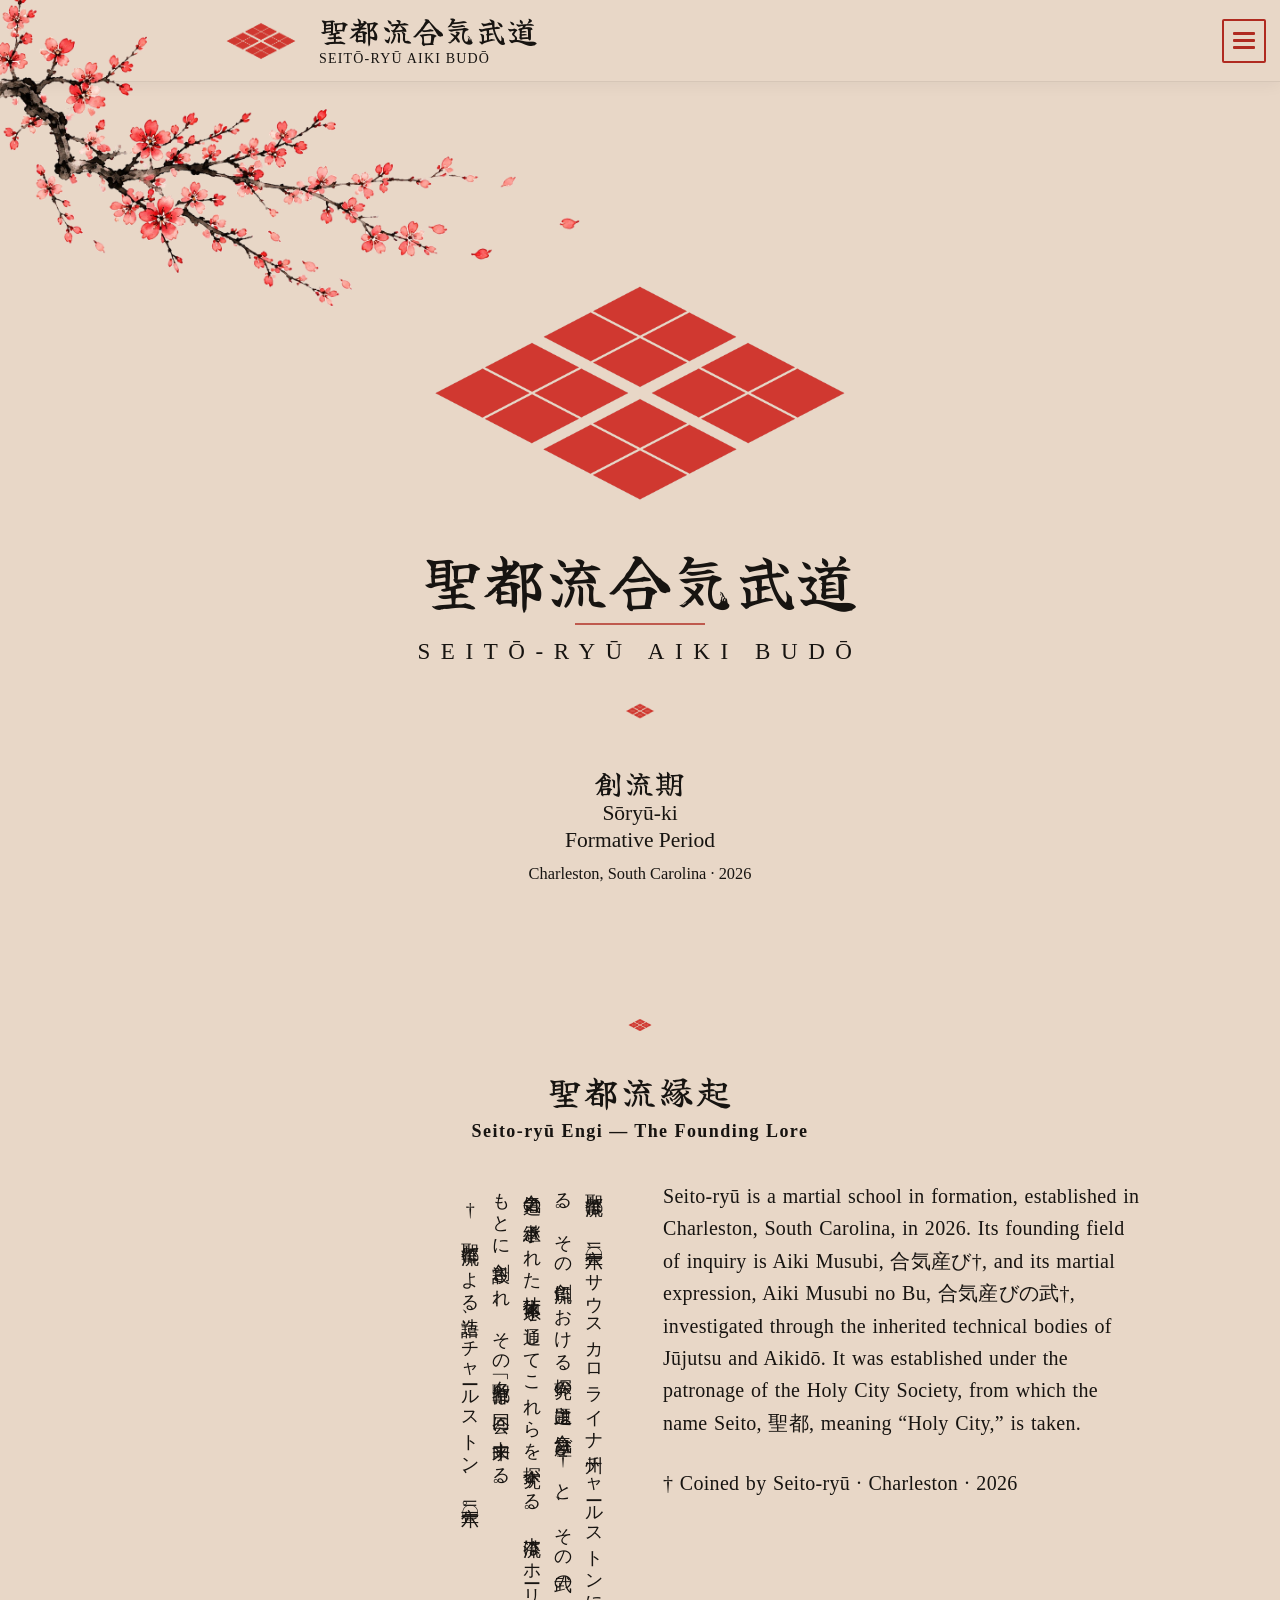
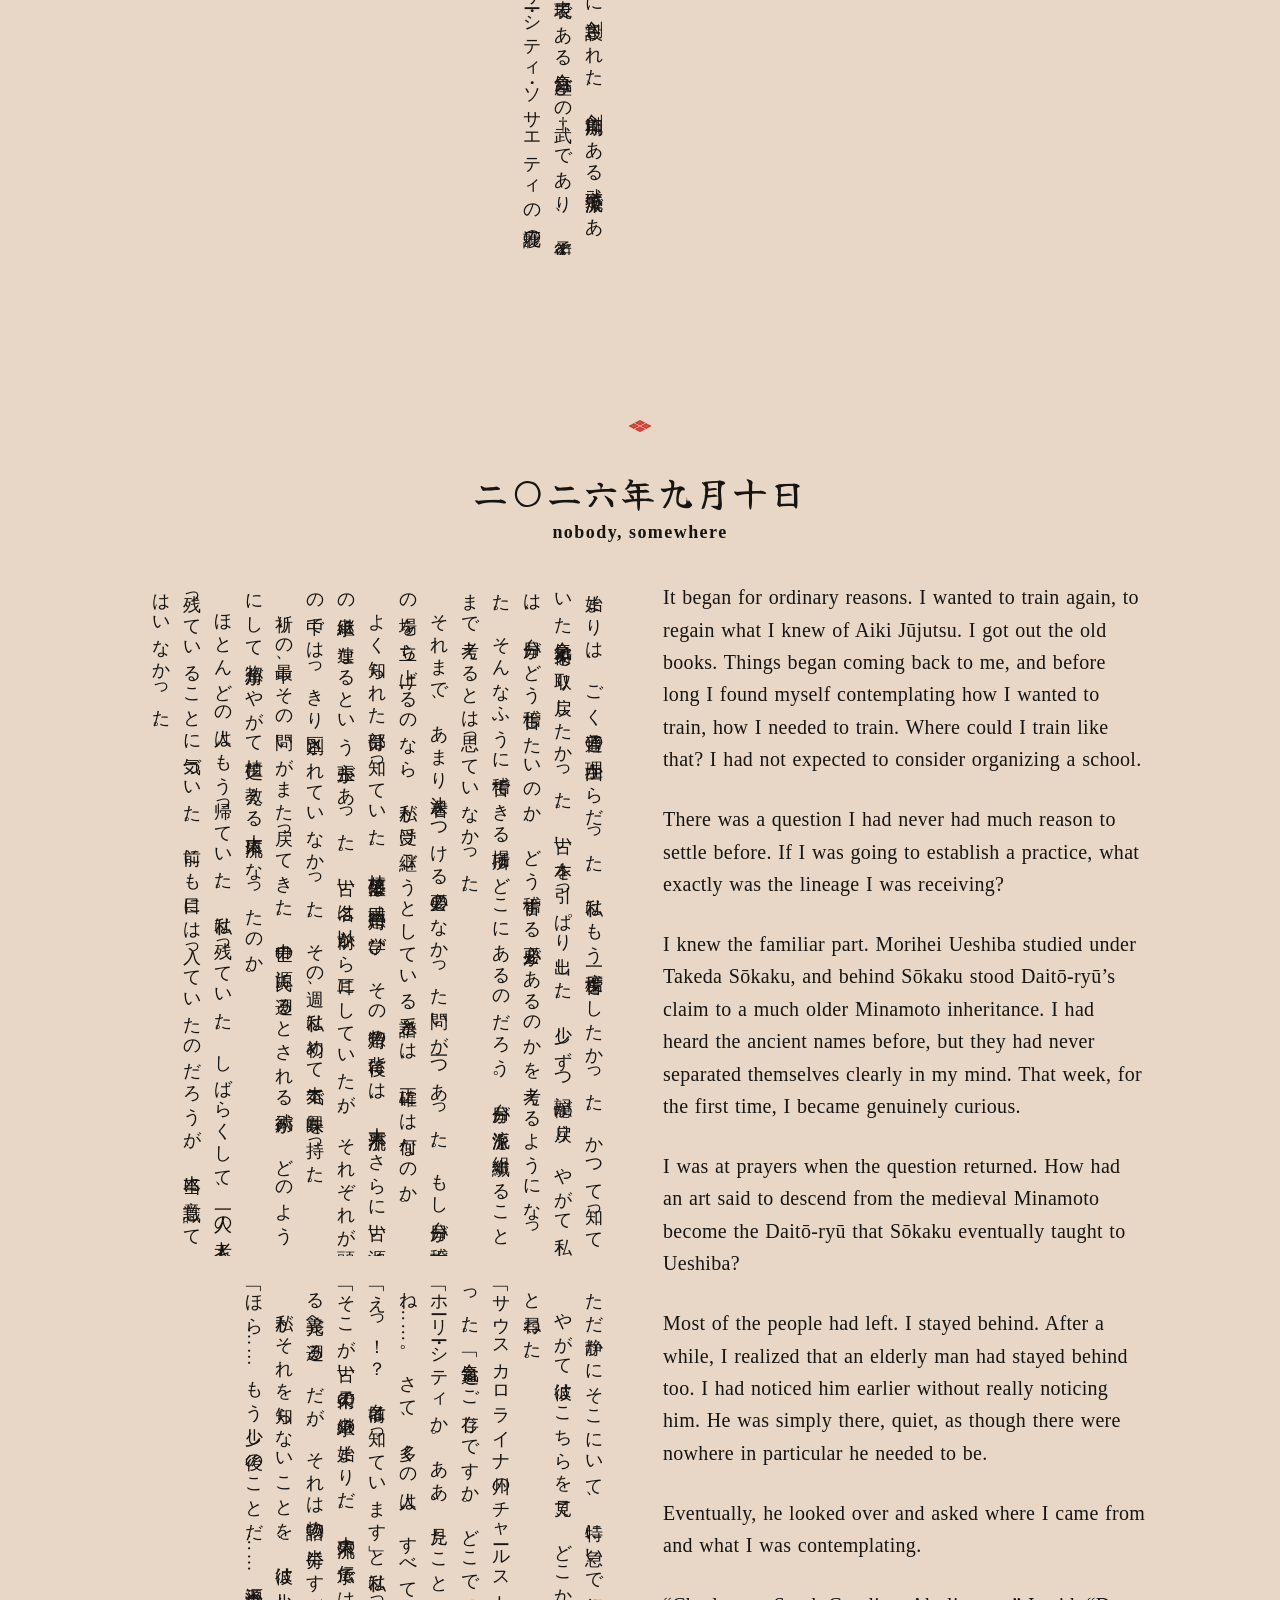
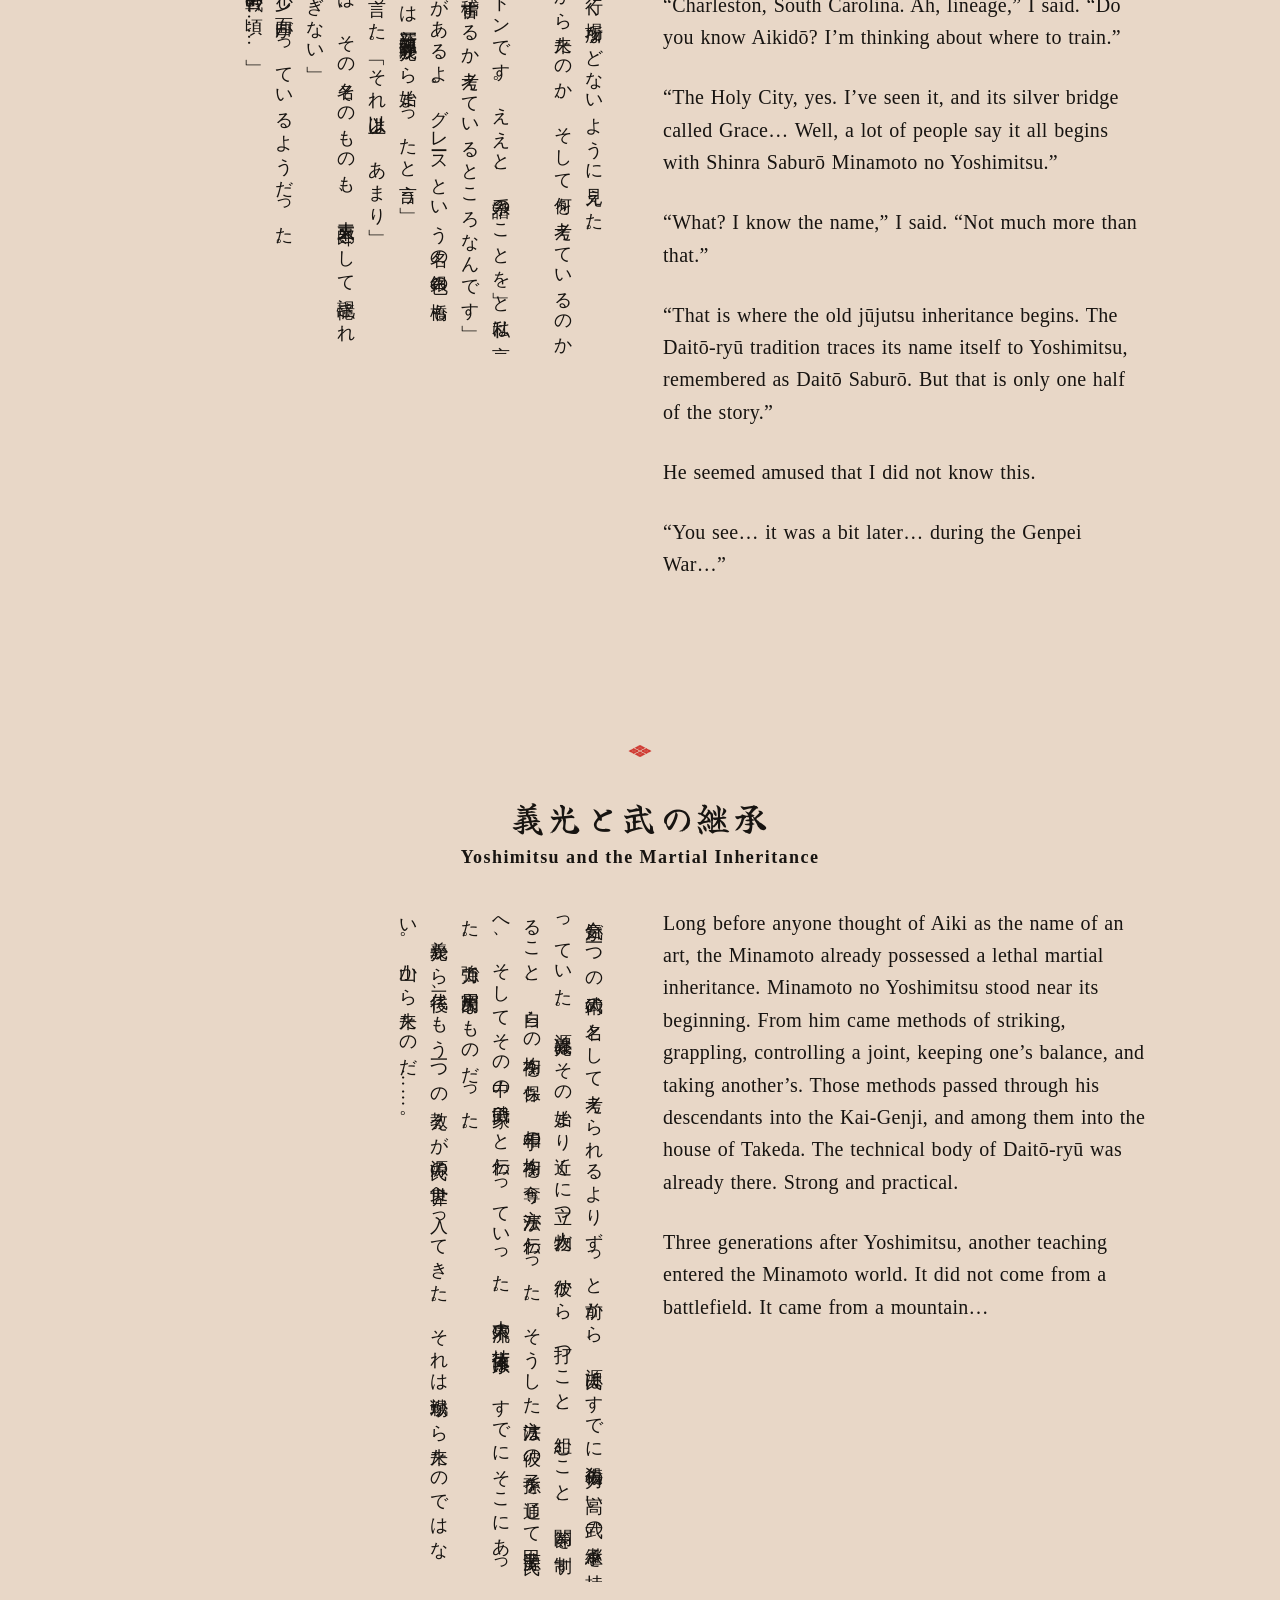
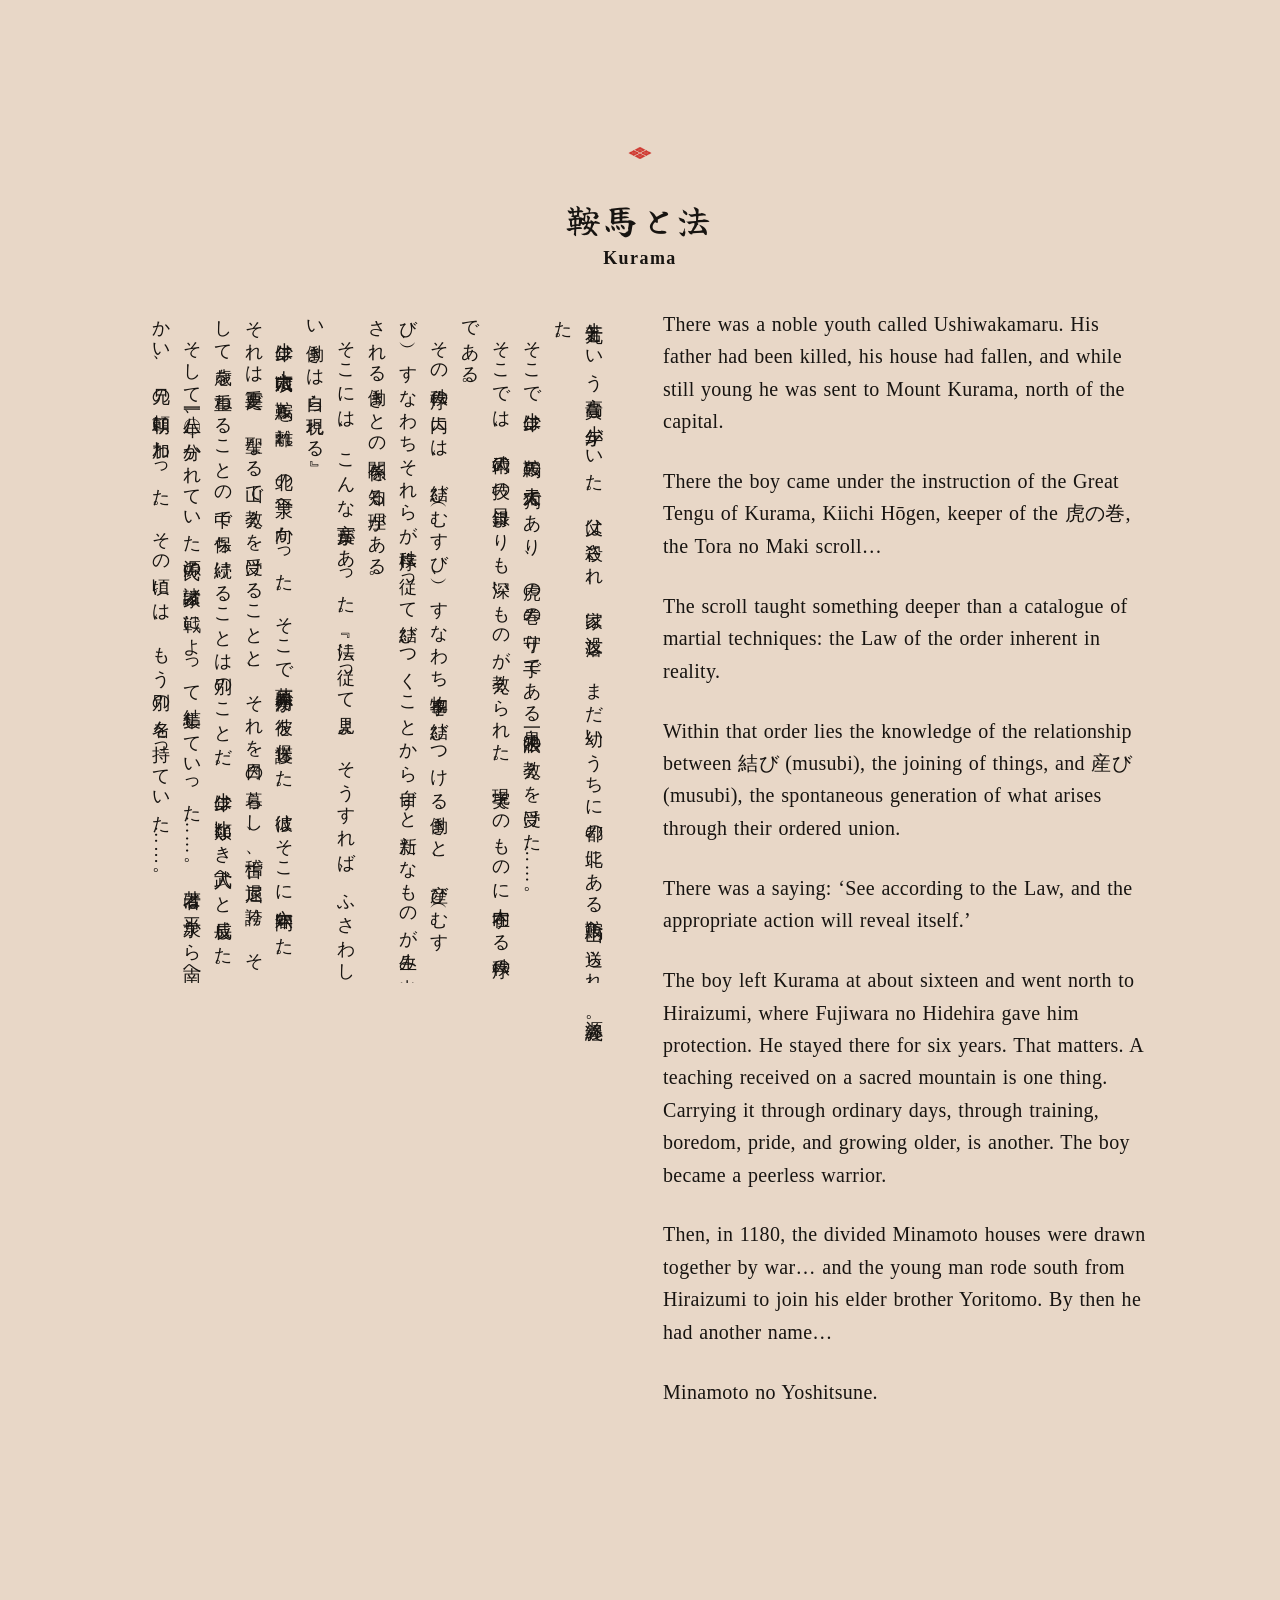
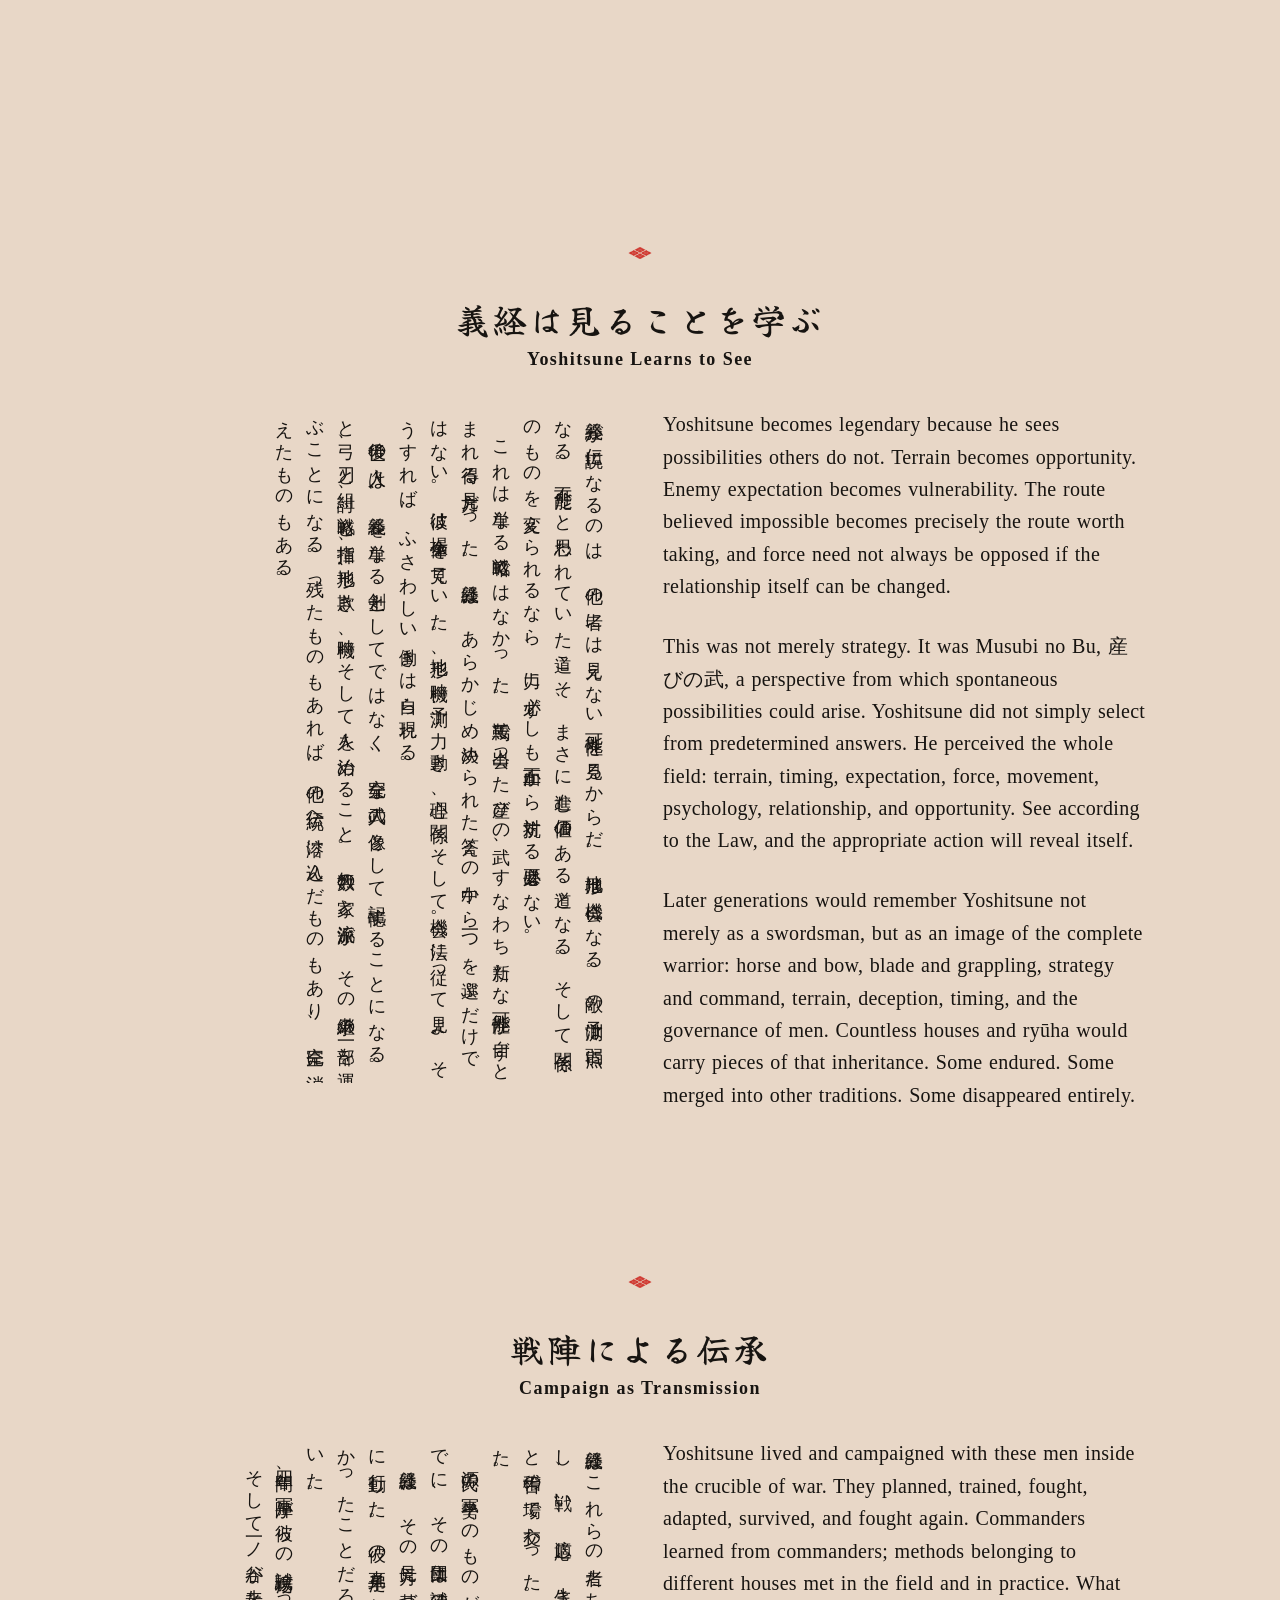
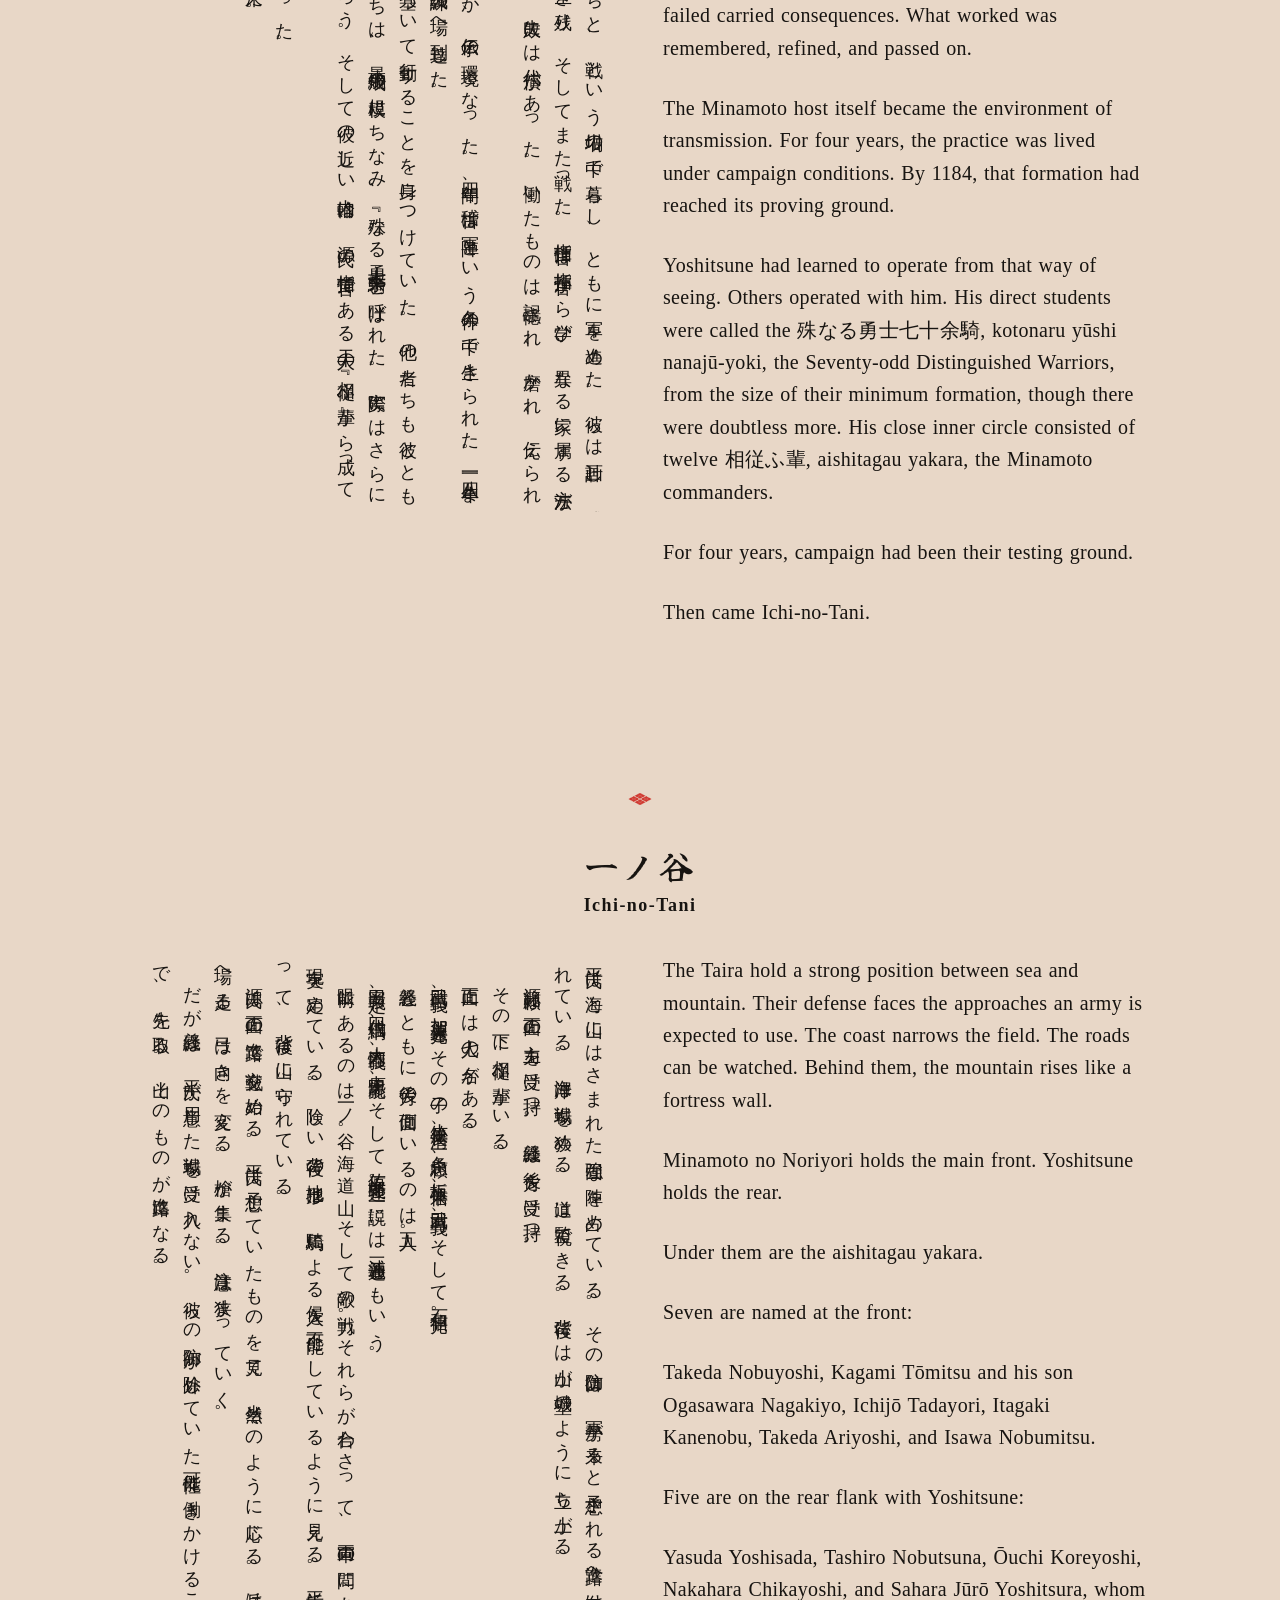
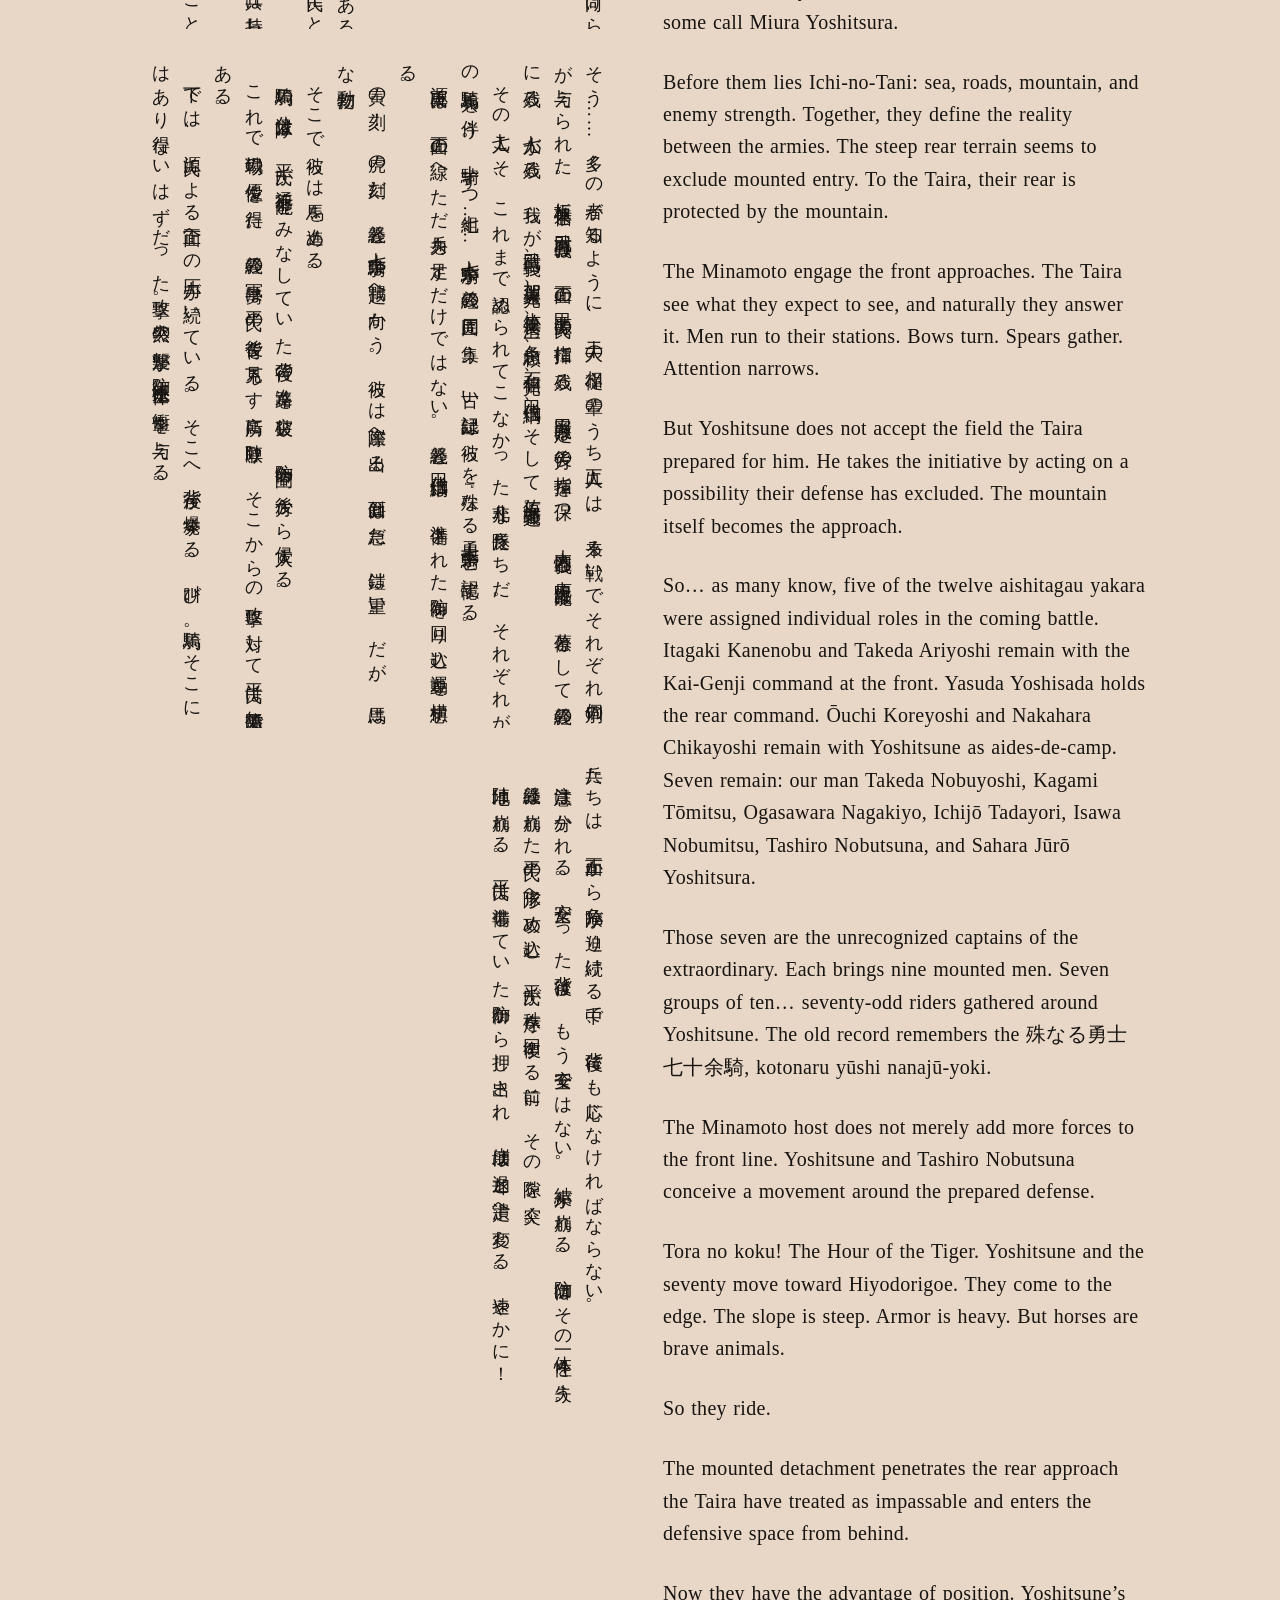
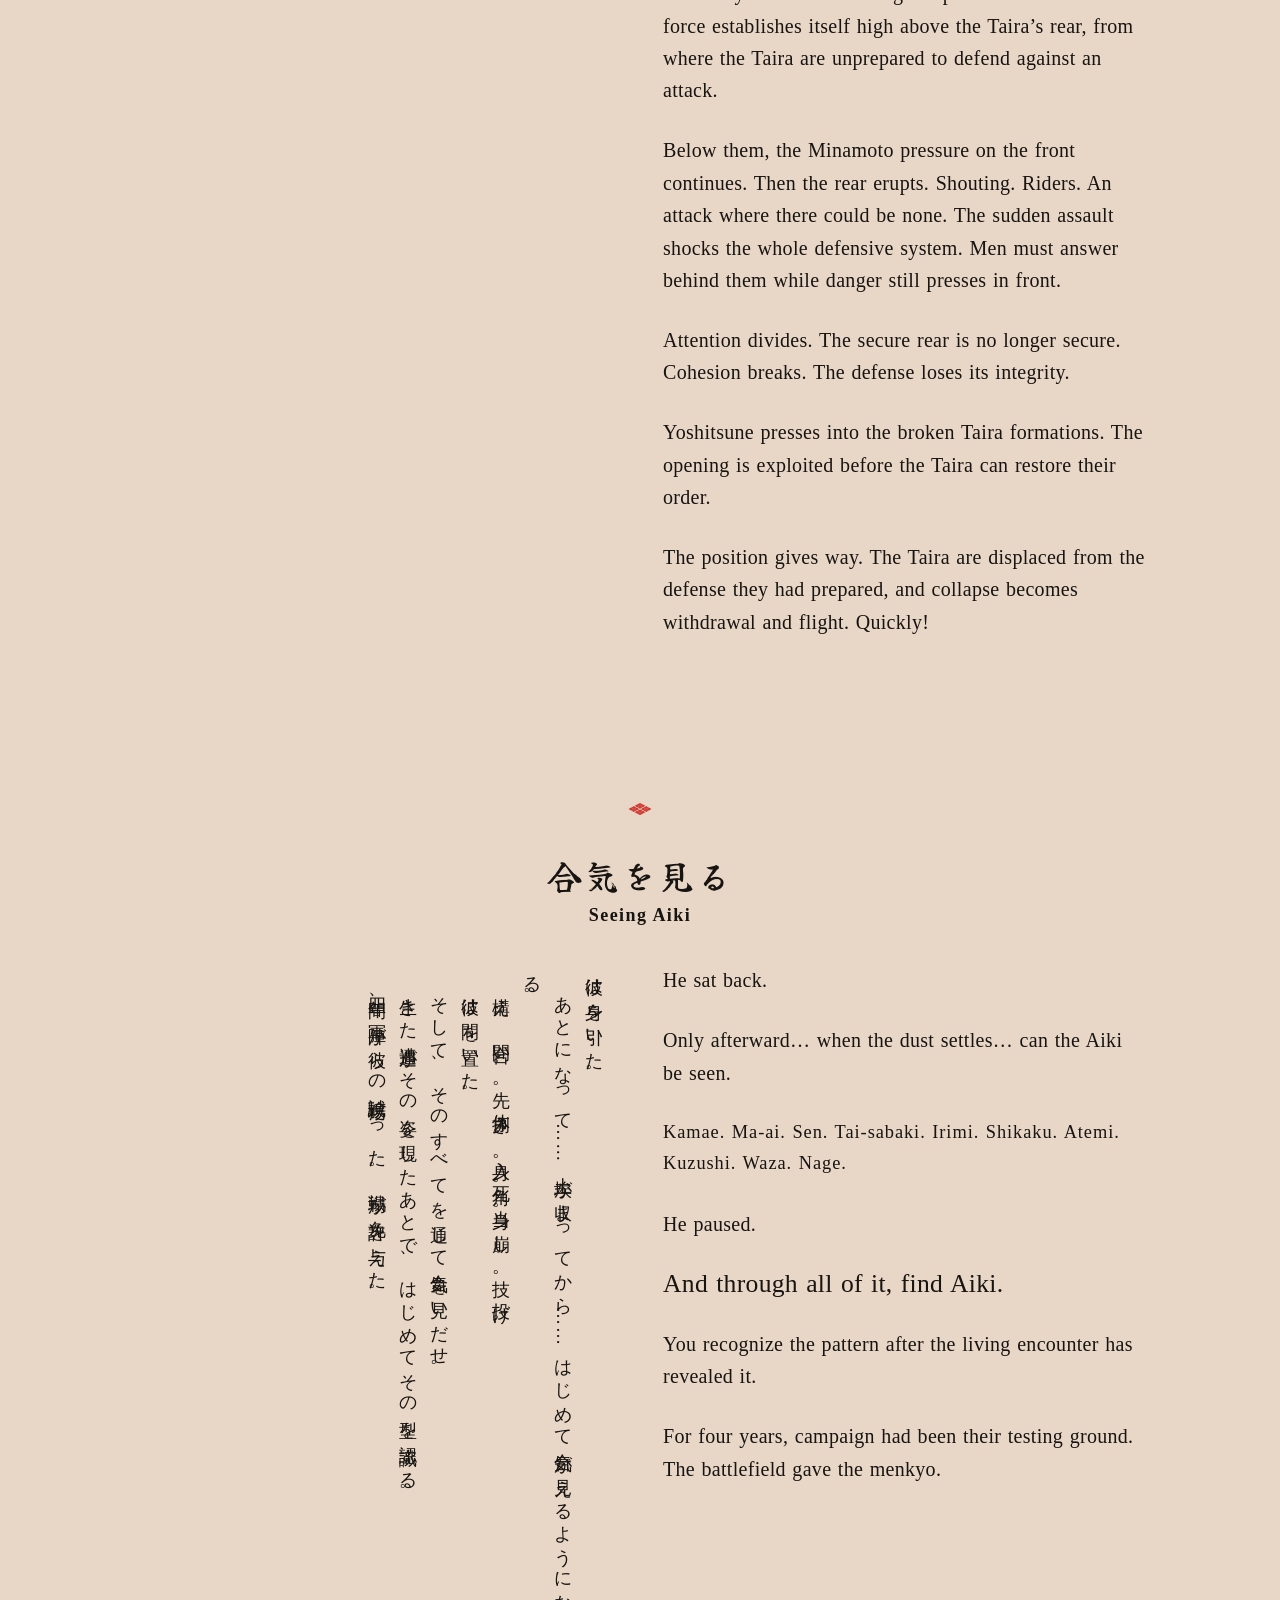
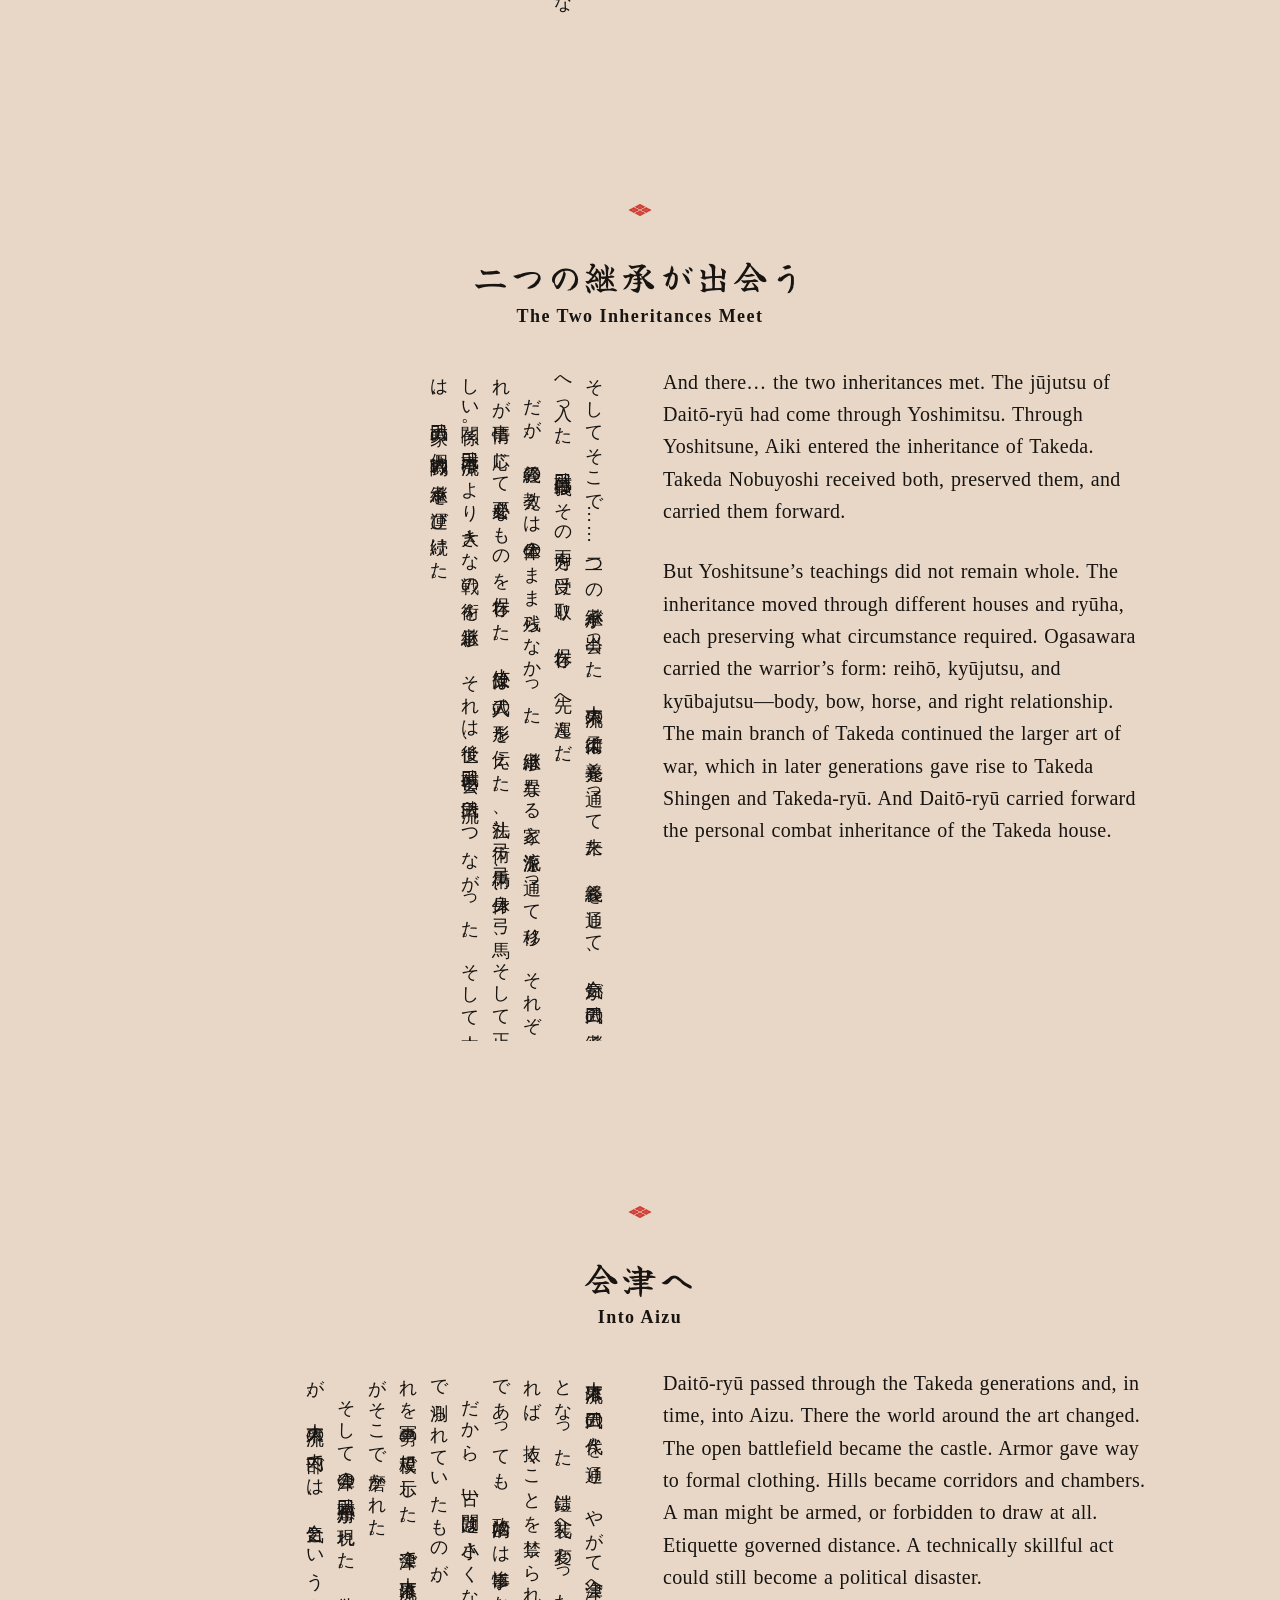
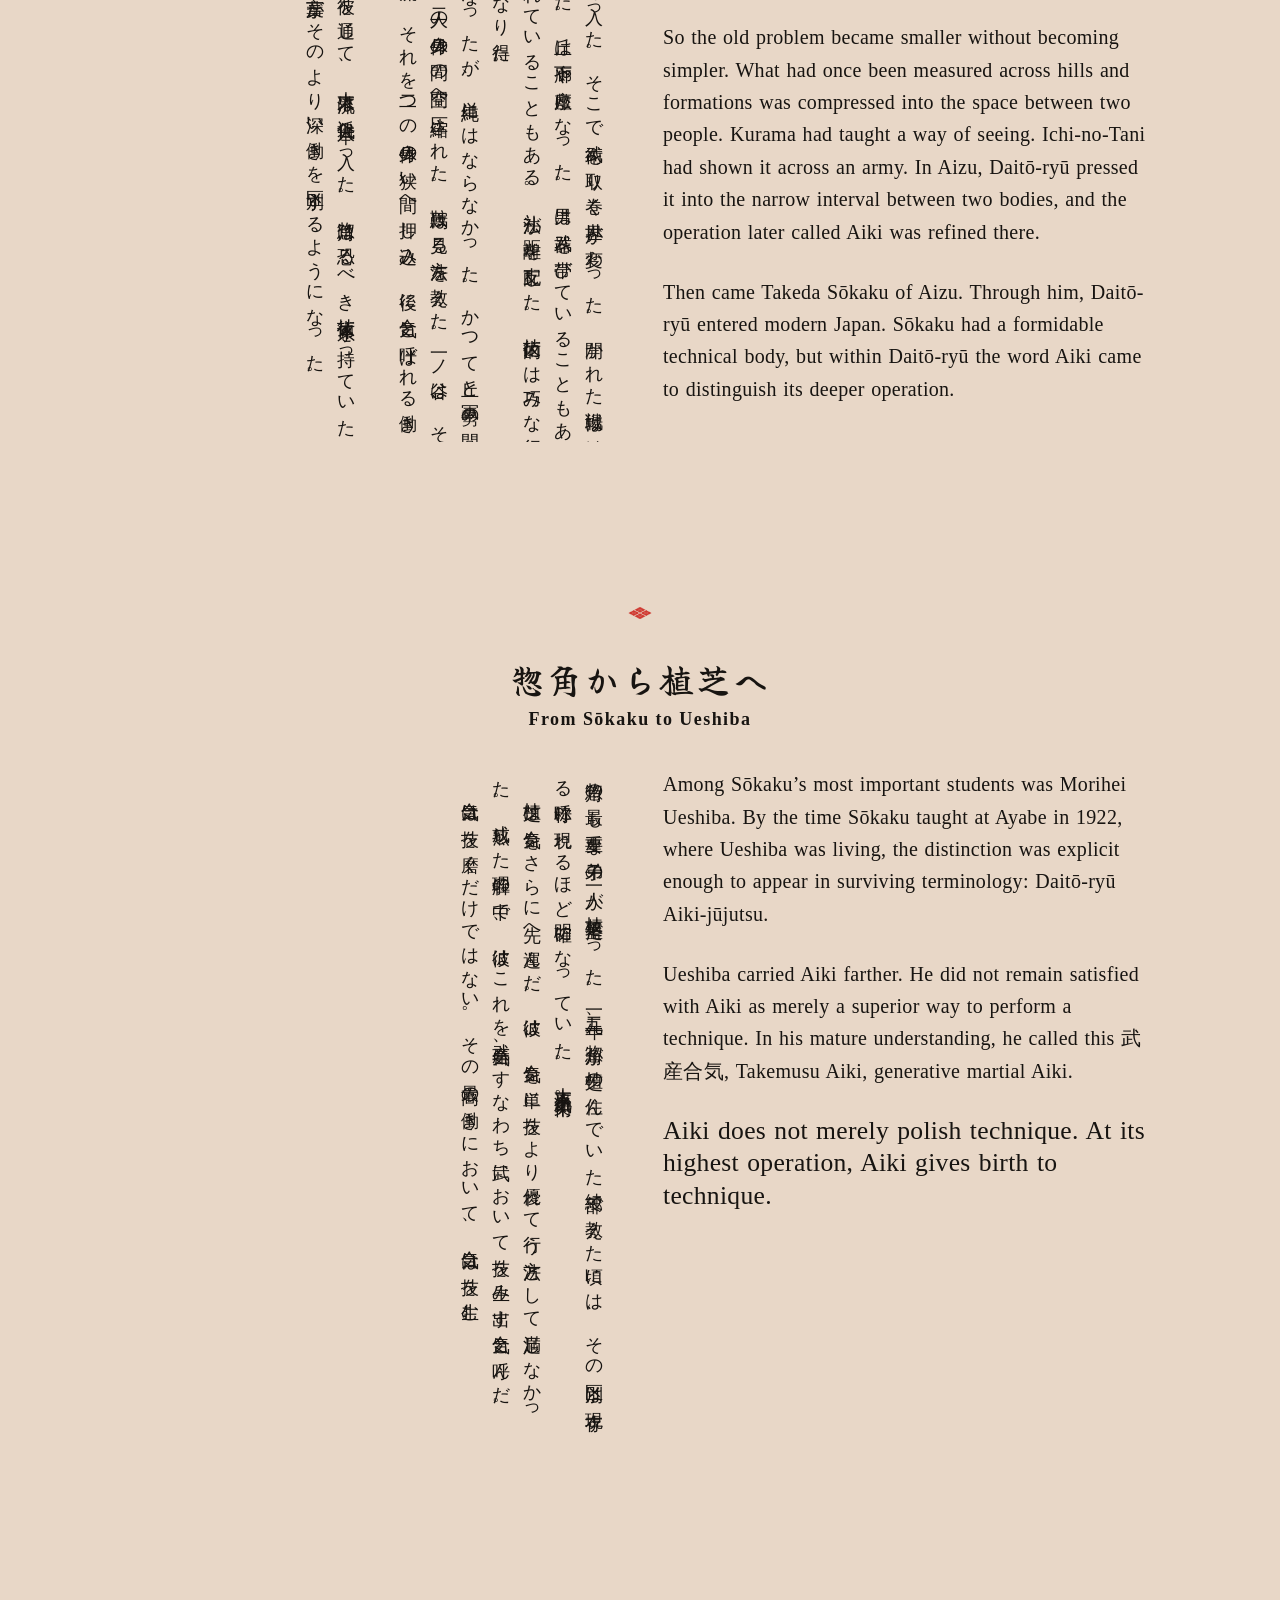
<file: index.html>
<!doctype html>
<html lang="en" class="notranslate" translate="no">
<head>
  <meta charset="utf-8">
  <meta name="viewport" content="width=device-width, initial-scale=1, viewport-fit=cover">

  <!-- Discourage automatic browser and Google translation -->
  <meta name="google" content="notranslate">
  <meta name="googlebot" content="notranslate">
  <meta name="robots" content="notranslate">
  <meta http-equiv="Content-Language" content="en, ja">

  <title>Seitō-ryū Aiki Budō</title>
  <meta name="description" content="Seitō-ryū Aiki Budō">

  <link rel="preconnect" href="https://fonts.googleapis.com">
  <link rel="preconnect" href="https://fonts.gstatic.com" crossorigin>
  <link href="https://fonts.googleapis.com/css2?family=Yuji+Syuku&display=swap" rel="stylesheet">
  <link rel="stylesheet" href="styles.css">
</head>

<body class="notranslate" translate="no">
  <header class="site-header">
    <img
      class="header-blossom"
      src="/assets/cherry_blossom_header.png"
      alt=""
      aria-hidden="true"
    >

    <a class="brand" href="#top">
      <img
        class="mon"
        src="/assets/seito-mon.png"
        alt="Seitō-ryū mon"
      >
      <div class="brand-stack">
        <span class="jp" lang="ja">聖都流合気武道</span>
        <span class="romaji">SEITŌ-RYŪ AIKI BUDŌ</span>
      </div>
    </a>

    <button
      class="menu"
      type="button"
      aria-label="Go to founding lore"
    >
      <span></span>
      <span></span>
      <span></span>
    </button>
  </header>

  <main id="top">
    <section class="hero">
      <div class="hero-poster">
        <img
          class="hero-mon"
          src="/assets/seito-mon.png"
          alt="Seitō-ryū mon"
        >

        <div class="hero-wordmark">
          <div class="hero-title-block" data-title-equalizer>
            <h1 data-title-jp lang="ja">聖都流合気武道</h1>
            <div class="hero-rule" aria-hidden="true"></div>
            <div class="romaji" data-title-romaji>
              SEITŌ-RYŪ AIKI BUDŌ
            </div>
          </div>

          <div class="hero-mark">
            <img
              src="/assets/seito-mon.png"
              alt=""
              aria-hidden="true"
            >
          </div>
        </div>

        <div class="soryuki">
          <span class="jp" lang="ja">創流期</span>
          <span class="rom">Sōryū-ki</span>
          <span class="en">Formative Period</span>
          <span class="place">
            Charleston, South Carolina · 2026
          </span>
        </div>
      </div>
    </section>

    <div id="sections"></div>

    <footer class="colophon">
      <img
        class="mon"
        src="/assets/seito-mon.png"
        alt=""
        aria-hidden="true"
      >
      <div class="jp" lang="ja">聖都流合気武道</div>
      <div class="romaji">SEITŌ-RYŪ AIKI BUDŌ</div>
      <div class="meta">
        創流期 — Sōryū-ki — Formative Period
      </div>
      <div class="meta">
        Charleston, South Carolina · 2026
      </div>
    </footer>
  </main>

  <script src="content.js"></script>

  <script>
    "use strict";

    const root = document.getElementById("sections");
    const menuButton = document.querySelector(".menu");

    let paginationFrame = null;
    let resizeTimeout = null;

    function normalizeJapaneseText(text) {
      return String(text || "")
        .trim()
        .replace(/\r\n?/g, "\n")
        .replace(/[ \t]+\n/g, "\n")
        .replace(/\n[ \t]+/g, "\n")
        .replace(/\n{3,}/g, "\n\n");
    }

    function createAikiSeal(key) {
      const data = aikiSeals[key];
      if (!data) return null;

      const seal = document.createElement("div");
      seal.className = "aiki-seal";
      seal.dataset.seal = key;
      seal.setAttribute(
        "aria-label",
        `${data.romaji}: ${data.gloss}`
      );

      const jp = document.createElement("span");
      jp.className = "aiki-seal-jp";
      jp.lang = "ja";
      jp.textContent = data.jp;

      const romaji = document.createElement("span");
      romaji.className = "aiki-seal-romaji";
      romaji.textContent = data.romaji;

      const gloss = document.createElement("span");
      gloss.className = "aiki-seal-gloss";
      gloss.textContent = data.gloss;

      seal.append(jp, romaji, gloss);
      return seal;
    }

    function createEnglishEntry(paragraph) {
      const entry = document.createElement("div");
      entry.className = "en-entry";

      if (paragraph.seal) {
        const seal = createAikiSeal(paragraph.seal);

        if (seal) {
          if (paragraph.seal === "KAMAE") {
            seal.classList.add("aiki-seal-first");
          }
          entry.appendChild(seal);
        }
      }

      const p = document.createElement("p");

      if (paragraph.class) {
        p.className = paragraph.class;
      }

      p.textContent = paragraph.text;
      entry.appendChild(p);

      return entry;
    }

    function createJapaneseBlock(text) {
      const block = document.createElement("div");
      block.className = "jp-block";
      block.lang = "ja";
      block.translate = false;
      block.dataset.fullText = normalizeJapaneseText(text);
      block.setAttribute("aria-label", "Japanese text");

      return block;
    }

    function createRevealControl() {
      const wrap = document.createElement("div");
      wrap.className = "aiki-reveal-wrap";

      const button = document.createElement("button");
      button.type = "button";
      button.className = "aiki-reveal-button";
      button.setAttribute("aria-expanded", "false");

      button.innerHTML = `
        <span class="aiki-seal-jp" lang="ja">合気</span>
        <span class="aiki-seal-romaji">AIKI</span>
        <span class="aiki-seal-gloss">TAP TO SEE</span>
      `;

      button.addEventListener("click", () => {
        if (
          document.body.classList.contains(
            "aiki-imprint-revealed"
          )
        ) {
          return;
        }

        document.body.classList.add(
          "aiki-imprint-revealed"
        );

        button.classList.add("is-revealed");
        button.setAttribute("aria-expanded", "true");

        const firstSeal = document.querySelector(
          ".aiki-seal-first"
        );

        if (!firstSeal) return;

        const reducedMotion = window.matchMedia(
          "(prefers-reduced-motion: reduce)"
        ).matches;

        requestAnimationFrame(() => {
          firstSeal.scrollIntoView({
            behavior: reducedMotion ? "auto" : "smooth",
            block: "start"
          });
        });
      });

      wrap.appendChild(button);
      return wrap;
    }

    function renderSections() {
      if (!root || !Array.isArray(sections)) return;

      const fragment = document.createDocumentFragment();

      sections.forEach((section, index) => {
        const sectionElement = document.createElement("section");
        sectionElement.className = "section";

        if (index === 0) {
          sectionElement.id = "about";
        }

        const title = document.createElement("header");
        title.className = "section-title";

        const mark = document.createElement("div");
        mark.className = "section-mark";

        const markImage = document.createElement("img");
        markImage.src = "/assets/seito-mon.png";
        markImage.alt = "";
        markImage.setAttribute("aria-hidden", "true");
        mark.appendChild(markImage);

        const kicker = document.createElement("div");
        kicker.className = "kicker";
        kicker.lang = "ja";
        kicker.textContent = section.jpTitle;

        const sub = document.createElement("div");
        sub.className = "sub";
        sub.textContent = section.enTitle;

        title.append(mark, kicker, sub);

        const bilingual = document.createElement("div");
        bilingual.className = "bilingual-block";

        const japanese = createJapaneseBlock(section.jp);

        const english = document.createElement("div");
        english.className = "en-block";
        english.lang = "en";

        section.en.forEach(paragraph => {
          english.appendChild(
            createEnglishEntry(paragraph)
          );
        });

        if (section.revealAikiImprint) {
          english.appendChild(createRevealControl());
        }

        bilingual.append(japanese, english);
        sectionElement.append(title, bilingual);
        fragment.appendChild(sectionElement);
      });

      root.replaceChildren(fragment);
    }

    /*
     * Vertical Japanese pagination.
     *
     * IMPORTANT:
     *
     * The previous version relied on scrollWidth.
     * On some mobile browsers, that can fail to detect
     * columns extending beyond the LEFT boundary.
     *
     * This version measures the actual rendered glyph
     * rectangles using DOM Range.getClientRects().
     *
     * Text is accepted only when every measured rectangle
     * fits inside the probe's boundaries.
     */

    function createJapanesePage(text) {
      const page = document.createElement("div");
      page.className = "jp-page";
      page.lang = "ja";
      page.textContent = text;
      return page;
    }

    function createMeasurementProbe(width, height) {
      const probe = createJapanesePage("");

      probe.classList.add("jp-measure");

      probe.style.position = "fixed";
      probe.style.left = "0";
      probe.style.top = "0";
      probe.style.width = `${width}px`;
      probe.style.height = `${height}px`;
      probe.style.maxHeight = "none";

      /*
       * Visible overflow is required for accurate
       * measurement of out-of-bounds text.
       * Visibility:hidden still allows layout.
       */
      probe.style.overflow = "visible";
      probe.style.visibility = "hidden";
      probe.style.pointerEvents = "none";

      document.body.appendChild(probe);
      return probe;
    }

    function textFits(probe, text) {
      probe.textContent = text;

      const node = probe.firstChild;

      if (!node) return true;

      const range = document.createRange();
      range.selectNodeContents(probe);

      const panel = probe.getBoundingClientRect();
      const rectangles = range.getClientRects();

      /*
       * Small safety margin for font rendering,
       * subpixel rounding and Safari.
       */
      const tolerance = 2;

      for (const rect of rectangles) {
        if (rect.width === 0 && rect.height === 0) {
          continue;
        }

        if (rect.left < panel.left - tolerance) {
          return false;
        }

        if (rect.right > panel.right + tolerance) {
          return false;
        }

        if (rect.top < panel.top - tolerance) {
          return false;
        }

        if (rect.bottom > panel.bottom + tolerance) {
          return false;
        }
      }

      return true;
    }

    function findFittingLength(probe, characters) {
      let low = 0;
      let high = characters.length;

      while (low < high) {
        const middle = Math.ceil(
          (low + high) / 2
        );

        const candidate = characters
          .slice(0, middle)
          .join("");

        if (textFits(probe, candidate)) {
          low = middle;
        } else {
          high = middle - 1;
        }
      }

      return low;
    }

    function paginateJapaneseBlock(block) {
      const source = block.dataset.fullText || "";

      block.replaceChildren();

      if (!source) return;

      const width = block.clientWidth;

      if (width <= 0) return;

      const sizingPage = createJapanesePage("");
      block.appendChild(sizingPage);

      const height = sizingPage.clientHeight;
      sizingPage.remove();

      if (height <= 0) return;

      const probe = createMeasurementProbe(
        width,
        height
      );

      try {
        let remaining = Array.from(source);
        let safety = 0;

        while (remaining.length && safety < 1000) {
          safety++;

          /*
           * Strip whitespace only at the start
           * of a continuation block.
           */
          while (
            remaining.length &&
            /^\s$/.test(remaining[0])
          ) {
            remaining.shift();
          }

          if (!remaining.length) break;

          let count = findFittingLength(
            probe,
            remaining
          );

          count = Math.max(1, count);

          /*
           * Prefer a punctuation boundary near
           * the end of the current block.
           */
          if (
            count < remaining.length &&
            count > 16
          ) {
            const lowerLimit = Math.floor(
              count * 0.88
            );

            for (
              let i = count - 1;
              i >= lowerLimit;
              i--
            ) {
              if (
                /[。！？!?」』）)]/.test(
                  remaining[i]
                )
              ) {
                count = i + 1;
                break;
              }
            }
          }

          const pageText = remaining
            .slice(0, count)
            .join("");

          const page = createJapanesePage(
            pageText
          );

          block.appendChild(page);

          remaining = remaining.slice(count);
        }
      } finally {
        probe.remove();
      }
    }

    function paginateAllJapanese() {
      document
        .querySelectorAll(".jp-block")
        .forEach(paginateJapaneseBlock);
    }

    function scheduleJapanesePagination() {
      if (paginationFrame !== null) {
        cancelAnimationFrame(paginationFrame);
      }

      paginationFrame = requestAnimationFrame(() => {
        paginationFrame = null;
        paginateAllJapanese();
      });
    }

    /*
     * Hero title equalization.
     */

    function equalizeHeroTitle() {
      document
        .querySelectorAll("[data-title-equalizer]")
        .forEach(group => {
          const japanese = group.querySelector(
            "[data-title-jp]"
          );

          const romaji = group.querySelector(
            "[data-title-romaji]"
          );

          if (!japanese || !romaji) return;

          japanese.style.setProperty(
            "--match-extra",
            "0px"
          );

          romaji.style.setProperty(
            "--match-extra",
            "0px"
          );

          const jpWidth =
            japanese.getBoundingClientRect().width;

          const romajiWidth =
            romaji.getBoundingClientRect().width;

          const targetWidth = Math.max(
            jpWidth,
            romajiWidth
          );

          function expandLine(element, currentWidth) {
            if (currentWidth >= targetWidth - 0.5) {
              return;
            }

            const characters = Array.from(
              element.textContent.trim()
            ).length;

            if (characters < 2) return;

            const extra = (
              targetWidth - currentWidth
            ) / (characters - 1);

            element.style.setProperty(
              "--match-extra",
              `${extra}px`
            );
          }

          expandLine(japanese, jpWidth);
          expandLine(romaji, romajiWidth);
        });
    }

    function updateLayout() {
      equalizeHeroTitle();
      scheduleJapanesePagination();
    }

    menuButton?.addEventListener("click", () => {
      const reducedMotion = window.matchMedia(
        "(prefers-reduced-motion: reduce)"
      ).matches;

      document
        .getElementById("about")
        ?.scrollIntoView({
          behavior: reducedMotion ? "auto" : "smooth",
          block: "start"
        });
    });

    renderSections();

    requestAnimationFrame(updateLayout);

    if (document.fonts && document.fonts.ready) {
      document.fonts.ready.then(updateLayout);
    }

    window.addEventListener(
      "load",
      updateLayout,
      { once: true }
    );

    window.addEventListener("resize", () => {
      clearTimeout(resizeTimeout);

      resizeTimeout = setTimeout(
        updateLayout,
        120
      );
    });

    if (document.fonts) {
      document.fonts.addEventListener?.(
        "loadingdone",
        updateLayout
      );
    }
  </script>
</body>
</html>
</file>
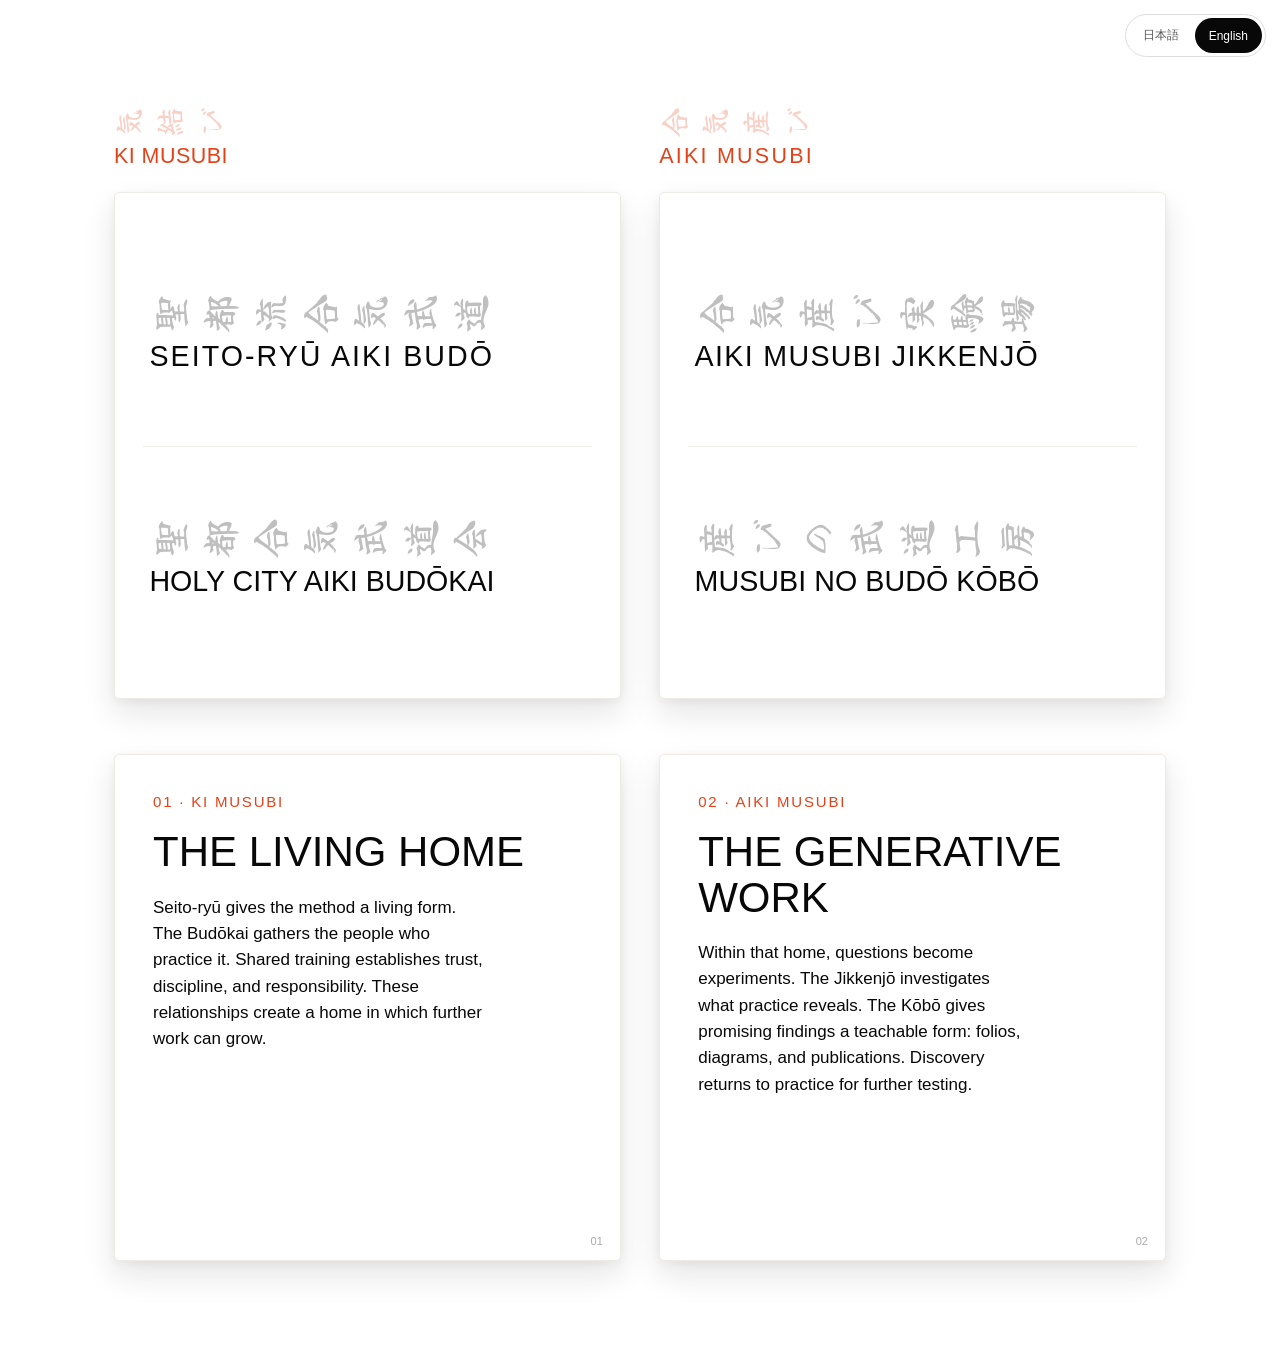
<file: Seito.html>
<!DOCTYPE html>
<html lang="en" data-mode="english" data-orientation="vertical">
<head>
<meta charset="UTF-8">
<meta name="viewport" content="width=device-width, initial-scale=1">
<meta name="theme-color" content="#ffffff">
<meta name="description" content="Seito-ryū Aiki Budō: a bilingual introduction to our tradition, community, laboratory, and workshop.">
<title>Seito-ryū — Four Institutions</title>

<link rel="preconnect" href="https://fonts.googleapis.com">
<link rel="preconnect" href="https://fonts.gstatic.com" crossorigin>
<link href="https://fonts.googleapis.com/css2?family=Yuji+Boku&display=swap" rel="stylesheet">

<style>
:root {
  --ink: #080808;
  --gray: rgba(0,0,0,.25);
  --vermilion: #e34219;
  --light-vermilion: rgba(227,66,25,.25);
  --paper: #fff;

  --brush:
    "Yuji Boku",
    "Hiragino Mincho ProN",
    "Yu Mincho",
    serif;

  --condensed:
    "Avenir Next Condensed",
    "AvenirNextCondensed-Regular",
    "Arial Narrow",
    sans-serif;

  --body:
    "Avenir Next",
    "Helvetica Neue",
    sans-serif;

  --jp-vertical-size: clamp(29px,3.7vw,53px);
  --roman-vertical-size: clamp(18px,2.7vw,36px);
  --jp-horizontal-size: clamp(28px,3vw,46px);
  --roman-horizontal-size: clamp(22px,2.8vw,39px);

  --pair-gap: 8px;
}

* {
  box-sizing: border-box;
}

html,
body {
  margin: 0;
  min-height: 100%;
}

body {
  background: var(--paper);
  color: var(--ink);
}

button {
  cursor: pointer;
}

button:focus-visible,
a:focus-visible {
  outline: 2px solid var(--vermilion);
  outline-offset: 3px;
}

/* GLOBAL LANGUAGE SWITCH */

.language-switch {
  position: fixed;
  top: 14px;
  right: 14px;
  z-index: 20;

  display: flex;
  gap: 2px;
  padding: 3px;

  background: rgba(255,255,255,.97);
  border: 1px solid #ddd;
  border-radius: 99px;

  font-family: var(--condensed);
}

.language-switch button {
  border: 0;
  border-radius: 99px;
  padding: 9px 14px;

  background: transparent;
  color: #555;

  font: inherit;
  font-size: 12px;
}

.language-switch button[aria-pressed="true"] {
  color: #fff;
  background: var(--ink);
}

/* UNIVERSAL SQUARE SYSTEM */

.square-card {
  position: relative;
  width: 100%;
  min-width: 0;

  aspect-ratio: 1;
  overflow: hidden;

  background: var(--paper);
  border: 1px solid #eeeae6;
  border-radius: 5px;

  box-shadow:
    0 14px 32px rgba(23,21,18,.11),
    0 3px 8px rgba(23,21,18,.045);
}

/* FUTURE IMAGES ALSO USE SQUARE FRAMING */

.square-card img,
.square-image {
  display: block;
  width: 100%;
  height: 100%;

  aspect-ratio: 1;
  object-fit: cover;
}

/* TWO GROUPS, ONE SQUARE EACH */

.institutional-grid {
  max-width: 1180px;
  margin: auto;

  padding:
    clamp(102px,12vh,150px)
    clamp(18px,5vw,64px)
    55px;

  display: grid;
  grid-template-columns: repeat(2,minmax(0,1fr));
  gap: clamp(22px,3vw,40px);

  align-items: start;
}

.institution-group {
  min-width: 0;

  display: flex;
  flex-direction: column;

  gap: clamp(13px,2vw,24px);
}

/* JAPANESE:
   TITLES ABOVE, ALIGNED RIGHT */

.japanese-layout {
  direction: rtl;
}

.jp-heading {
  display: flex;
  justify-content: flex-start;
  align-items: flex-start;

  direction: rtl;
  width: 100%;
}

.vertical-pair {
  display: flex;
  flex-direction: row;

  align-items: flex-start;
  justify-content: center;

  gap: clamp(4px,.7vw,11px);
  direction: ltr;
  min-width: 0;
}

.vertical-pair .jp-text {
  font:
    400 var(--jp-vertical-size)/1.09 var(--brush);

  writing-mode: vertical-rl;
  text-orientation: upright;

  letter-spacing: .015em;
  white-space: nowrap;
  color: var(--ink);
}

.vertical-pair .roman-text {
  font:
    400 var(--roman-vertical-size)/1 var(--condensed);

  writing-mode: vertical-rl;
  text-orientation: sideways;

  letter-spacing: 0;
  white-space: nowrap;
  color: var(--gray);
}

/* JAPANESE VERMILION HEADINGS */

.jp-heading .jp-text {
  font-size: calc(var(--jp-vertical-size) * .75);
  color: var(--vermilion);
}

.jp-heading .roman-text {
  font-size: calc(var(--roman-vertical-size) * .75);
  color: var(--light-vermilion);
}

/* JAPANESE:
   TWO EQUAL VERTICAL HALF-SQUARES */

.jp-card {
  display: grid;
  grid-template-columns: 1fr 1fr;

  direction: rtl;
  padding: clamp(12px,2.7vw,28px);
}

.jp-half {
  display: flex;
  align-items: center;
  justify-content: center;

  min-width: 0;
  min-height: 0;

  padding: 0 clamp(3px,.6vw,10px);
}

.jp-half + .jp-half {
  border-right: 1px solid #f0eeeb;
}

/* ENGLISH:
   TITLES ABOVE, ALIGNED LEFT */

.english-layout {
  direction: ltr;
}

.en-heading {
  align-self: flex-start;
  align-items: flex-start;
}

.horizontal-pair {
  display: flex;
  flex-direction: column;
  align-items: flex-start;

  gap: var(--pair-gap);
  min-width: 0;
}

.glyph-row {
  display: inline-flex;
  flex: none;

  width: max-content;

  align-items: center;
  justify-content: flex-start;

  white-space: nowrap;
  gap: clamp(6px,1vw,12px);
}

.glyph-row .glyph {
  display: inline-flex;
  justify-content: center;
  align-items: center;

  font:
    400 var(--jp-horizontal-size)/1 var(--brush);

  color: var(--gray);

  transform: rotate(-90deg);
  transform-origin: center;
}

.horizontal-pair .roman-label {
  display: inline-block;
  width: max-content;
  flex: none;

  font:
    400 var(--roman-horizontal-size)/1.1 var(--condensed);

  text-transform: uppercase;
  letter-spacing: 0;
  white-space: nowrap;

  color: var(--ink);
}

/* ENGLISH VERMILION HEADINGS */

.en-heading .glyph {
  font-size: calc(var(--jp-horizontal-size) * .75);
  color: var(--light-vermilion);
}

.en-heading .roman-label {
  font-size: calc(var(--roman-horizontal-size) * .75);
  color: var(--vermilion);
}

/* ENGLISH:
   TWO EQUAL HORIZONTAL HALF-SQUARES */

.en-card {
  display: grid;
  grid-template-rows: 1fr 1fr;

  padding: clamp(12px,2.7vw,28px);
}

.en-half {
  min-width: 0;
  min-height: 0;

  display: flex;
  flex-direction: column;
  justify-content: center;
  align-items: flex-start;

  padding: 0 clamp(2px,.5vw,8px);
}

.en-half + .en-half {
  border-top: 1px solid #f0eeeb;
}

/* SQUARE EDITORIAL FOLIOS */

.folio-grid {
  max-width: 1180px;
  margin: 0 auto;

  padding:
    0
    clamp(18px,5vw,64px)
    95px;

  display: grid;
  grid-template-columns: repeat(2,minmax(0,1fr));

  gap: clamp(22px,3vw,40px);
}

.folio {
  padding: clamp(22px,4vw,38px);
}

.folio-content {
  width: 100%;
  height: 100%;
}

/* ENGLISH FOLIO TEXT */

.folio-en {
  display: flex;
  flex-direction: column;
}

.folio-kicker {
  color: var(--vermilion);

  font:
    400 clamp(11px,1.4vw,15px)/1.2 var(--condensed);

  letter-spacing: .12em;

  margin-bottom: clamp(10px,2vw,18px);
}

.folio-en h2 {
  font:
    400 clamp(25px,3.5vw,42px)/1.08 var(--condensed);

  margin: 0 0 clamp(12px,2vw,20px);
}

.folio-en p {
  font:
    400 clamp(13px,1.6vw,17px)/1.55 var(--body);

  max-width: 35ch;
  margin: 0;
}

/* JAPANESE BRUSH FOLIO TEXT */

.folio-jp {
  font-family: var(--brush);

  writing-mode: vertical-rl;
  text-orientation: mixed;
}

.folio-jp h2 {
  font:
    400 clamp(22px,2.5vw,31px)/1.3 var(--brush);

  margin: 0 0 0 14px;
  color: var(--vermilion);
}

.folio-jp p {
  font:
    400 clamp(15px,1.8vw,19px)/1.6 var(--brush);

  letter-spacing: .025em;
  margin: 0;
}

/* JAPANESE BODY ORIENTATION */

html[data-orientation="horizontal"] .folio-jp {
  writing-mode: horizontal-tb;
}

html[data-orientation="horizontal"] .folio-jp h2 {
  margin: 0 0 15px;
}

.folio-number {
  position: absolute;
  bottom: 13px;
  right: 17px;

  font: 400 11px var(--condensed);
  color: #aaa;
}

/* JAPANESE READING CONTROLS */

.folio-controls {
  max-width: 1180px;
  margin: 0 auto;

  padding:
    0
    clamp(18px,5vw,64px)
    16px;

  display: flex;
  justify-content: flex-end;
}

.orientation-toggle {
  display: flex;
  gap: 5px;
}

.orientation-toggle button {
  border-radius: 99px;
  border: 1px solid #ddd;

  padding: 7px 13px;
  background: #fff;
  color: #555;

  font: 400 12px var(--brush);
}

.orientation-toggle button[aria-pressed="true"] {
  background: var(--ink);
  border-color: var(--ink);
  color: #fff;
}

/* GLOBAL BILINGUAL DISPLAY */

html[data-mode="english"] .japanese-layout,
html[data-mode="english"] .folio-jp,
html[data-mode="english"] .jp-only {
  display: none;
}

html[data-mode="japanese"] .english-layout,
html[data-mode="japanese"] .folio-en,
html[data-mode="japanese"] .en-only {
  display: none;
}

/* MOBILE */

@media (max-width: 750px) {
  :root {
    --jp-vertical-size: clamp(27px,6.8vw,38px);
    --roman-vertical-size: clamp(17px,4.3vw,27px);

    --jp-horizontal-size: clamp(27px,7.6vw,37px);
    --roman-horizontal-size: clamp(21px,6vw,29px);

    --pair-gap: 6px;
  }

  .institutional-grid,
  .folio-grid {
    grid-template-columns: 1fr;
  }

  .institutional-grid {
    padding-top: 104px;
  }

  .folio {
    padding: clamp(20px,6vw,30px);
  }

  .folio-en h2 {
    font-size: clamp(24px,7vw,35px);
  }

  .folio-en p {
    font-size: clamp(12px,3.8vw,16px);
    line-height: 1.5;
  }

  .folio-jp h2 {
    font-size: clamp(20px,6.1vw,27px);
  }

  .folio-jp p {
    font-size: clamp(14px,4.3vw,18px);
  }
}

/* SMALL PHONES */

@media (max-width: 360px) {
  .institutional-grid,
  .folio-grid {
    padding-left: 13px;
    padding-right: 13px;
  }

  .jp-card,
  .en-card {
    padding: 11px;
  }
}
</style>
</head>

<body>

<nav class="language-switch" aria-label="Language">
  <button type="button"
          data-view="japanese"
          aria-pressed="false">日本語</button>

  <button type="button"
          data-view="english"
          aria-pressed="true">English</button>
</nav>

<main>

  <!-- JAPANESE PRESENTATION -->

  <section class="institutional-grid japanese-layout"
           aria-label="Four institutions">

    <!-- KI MUSUBI -->

    <div class="institution-group">

      <header class="jp-heading">
        <div class="vertical-pair jp-title">
          <span class="roman-text">
            KI MUSUBI
          </span>

          <span class="jp-text" lang="ja">
            気結び
          </span>
        </div>
      </header>

      <div class="square-card jp-card">

        <!-- FIRST HALF: SEITO-RYŪ -->

        <div class="jp-half">
          <div class="vertical-pair jp-org">
            <span class="roman-text">
              SEITO RYŪ AIKI BUDŌ
            </span>

            <span class="jp-text" lang="ja">
              聖都流合気武道
            </span>
          </div>
        </div>

        <!-- SECOND HALF: BUDŌKAI -->

        <div class="jp-half">
          <div class="vertical-pair jp-org">
            <span class="roman-text">
              HOLY CITY AIKI BUDŌKAI
            </span>

            <span class="jp-text" lang="ja">
              聖都合気武道会
            </span>
          </div>
        </div>

      </div>
    </div>

    <!-- AIKI MUSUBI -->

    <div class="institution-group">

      <header class="jp-heading">
        <div class="vertical-pair jp-title">
          <span class="roman-text">
            AIKI MUSUBI
          </span>

          <span class="jp-text" lang="ja">
            合気産び
          </span>
        </div>
      </header>

      <div class="square-card jp-card">

        <!-- FIRST HALF: JIKKENJŌ -->

        <div class="jp-half">
          <div class="vertical-pair jp-org">
            <span class="roman-text">
              AIKI MUSUBI JIKKENJŌ
            </span>

            <span class="jp-text" lang="ja">
              合気産び実験場
            </span>
          </div>
        </div>

        <!-- SECOND HALF: KŌBŌ -->

        <div class="jp-half">
          <div class="vertical-pair jp-org">
            <span class="roman-text">
              MUSUBI NO BUDŌ KŌBŌ
            </span>

            <span class="jp-text" lang="ja">
              産びの武道工房
            </span>
          </div>
        </div>

      </div>
    </div>

  </section>

  <!-- ENGLISH PRESENTATION -->

  <section class="institutional-grid english-layout"
           aria-label="Four institutions">

    <!-- KI MUSUBI -->

    <div class="institution-group">

      <header class="en-heading horizontal-pair en-title">
        <div class="glyph-row"
             data-chars="気結び"
             lang="ja"></div>

        <div class="roman-label">
          KI MUSUBI
        </div>
      </header>

      <div class="square-card en-card">

        <!-- FIRST HALF: SEITO-RYŪ -->

        <div class="en-half">
          <div class="horizontal-pair en-org">

            <div class="glyph-row"
                 data-chars="聖都流合気武道"
                 lang="ja"></div>

            <div class="roman-label">
              SEITO-RYŪ AIKI BUDŌ
            </div>

          </div>
        </div>

        <!-- SECOND HALF: BUDŌKAI -->

        <div class="en-half">
          <div class="horizontal-pair en-org">

            <div class="glyph-row"
                 data-chars="聖都合気武道会"
                 lang="ja"></div>

            <div class="roman-label">
              HOLY CITY AIKI BUDŌKAI
            </div>

          </div>
        </div>

      </div>
    </div>

    <!-- AIKI MUSUBI -->

    <div class="institution-group">

      <header class="en-heading horizontal-pair en-title">
        <div class="glyph-row"
             data-chars="合気産び"
             lang="ja"></div>

        <div class="roman-label">
          AIKI MUSUBI
        </div>
      </header>

      <div class="square-card en-card">

        <!-- FIRST HALF: JIKKENJŌ -->

        <div class="en-half">
          <div class="horizontal-pair en-org">

            <div class="glyph-row"
                 data-chars="合気産び実験場"
                 lang="ja"></div>

            <div class="roman-label">
              AIKI MUSUBI JIKKENJŌ
            </div>

          </div>
        </div>

        <!-- SECOND HALF: KŌBŌ -->

        <div class="en-half">
          <div class="horizontal-pair en-org">

            <div class="glyph-row"
                 data-chars="産びの武道工房"
                 lang="ja"></div>

            <div class="roman-label">
              MUSUBI NO BUDŌ KŌBŌ
            </div>

          </div>
        </div>

      </div>
    </div>

  </section>

  <!-- JAPANESE TEXT ORIENTATION CONTROL -->

  <div class="folio-controls jp-only">
    <div class="orientation-toggle"
         aria-label="Japanese reading orientation">

      <button type="button"
              data-orient="vertical"
              aria-pressed="true">
        縦書き
      </button>

      <button type="button"
              data-orient="horizontal"
              aria-pressed="false">
        横書き
      </button>

    </div>
  </div>

  <!-- SQUARE EDITORIAL FOLIOS -->

  <section class="folio-grid"
           aria-label="Bilingual square folios">

    <!-- FOLIO 01 -->

    <article class="square-card folio">

      <div class="folio-content folio-en" lang="en">
        <div class="folio-kicker">
          01 · KI MUSUBI
        </div>

        <h2>THE LIVING HOME</h2>

        <p>
          Seito-ryū gives the method a living form.
          The Budōkai gathers the people who practice it.
          Shared training establishes trust, discipline,
          and responsibility. These relationships create
          a home in which further work can grow.
        </p>
      </div>

      <div class="folio-content folio-jp" lang="ja">
        <h2>気結び</h2>

        <p>
          聖都流は、その道を生きた形で伝える。
          武道会には、稽古を共にする人々が集う。
          共に学ぶ時間が信頼と責任を育み、
          新たな営みを生む場となる。
        </p>
      </div>

      <span class="folio-number">01</span>
    </article>

    <!-- FOLIO 02 -->

    <article class="square-card folio">

      <div class="folio-content folio-en" lang="en">
        <div class="folio-kicker">
          02 · AIKI MUSUBI
        </div>

        <h2>THE GENERATIVE WORK</h2>

        <p>
          Within that home, questions become experiments.
          The Jikkenjō investigates what practice reveals.
          The Kōbō gives promising findings a teachable form:
          folios, diagrams, and publications.
          Discovery returns to practice for further testing.
        </p>
      </div>

      <div class="folio-content folio-jp" lang="ja">
        <h2>合気産び</h2>

        <p>
          この場から生まれた問いを、
          実験場で検証する。
          工房はその成果を冊子、図解、
          教材として形にする。
          発見は再び稽古へ戻り、
          確かめられ、磨かれていく。
        </p>
      </div>

      <span class="folio-number">02</span>
    </article>

  </section>

</main>

<script>
const root = document.documentElement;

const languageButtons = [
  ...document.querySelectorAll('[data-view]')
];

const orientationButtons = [
  ...document.querySelectorAll('[data-orient]')
];

/* BUILD ROTATED JAPANESE DISPLAY CHARACTERS */

document.querySelectorAll('[data-chars]')
  .forEach(row => {
    row.setAttribute(
      'aria-label',
      row.dataset.chars
    );

    for (const character of Array.from(row.dataset.chars)) {
      const span = document.createElement('span');

      span.className = 'glyph';
      span.textContent = character;
      span.setAttribute('aria-hidden', 'true');

      row.appendChild(span);
    }
  });

const jpOrgs = [
  ...document.querySelectorAll('.jp-org')
];

const jpTitles = [
  ...document.querySelectorAll('.jp-title')
];

const enOrgs = [
  ...document.querySelectorAll('.en-org')
];

const enTitles = [
  ...document.querySelectorAll('.en-title')
];

let frame = null;

function measure(element, axis) {
  const rect = element.getBoundingClientRect();

  return axis === 'height'
    ? rect.height
    : rect.width;
}

/* FIT TRACKING TO THE JAPANESE LENGTH */

function trackTo(element, target, axis) {
  element.style.letterSpacing = '0px';

  if (
    target <= 0 ||
    measure(element, axis) >= target
  ) return;

  let low = 0;
  let high = 1;

  while (high < 80) {
    element.style.letterSpacing = high + 'px';

    if (measure(element, axis) >= target) {
      break;
    }

    high *= 2;
  }

  for (let i = 0; i < 18; i++) {
    const mid = (low + high) / 2;

    element.style.letterSpacing = mid + 'px';

    if (measure(element, axis) <= target) {
      low = mid;
    } else {
      high = mid;
    }
  }

  element.style.letterSpacing =
    Math.max(0, low - .02) + 'px';
}

/* JAPANESE MODE FITTING */

function fitJapanese() {
  jpOrgs.forEach(pair => {
    pair.querySelector('.jp-text').style.fontSize = '';

    const roman = pair.querySelector('.roman-text');
    roman.style.fontSize = '';
    roman.style.letterSpacing = '0px';
  });

  const baseJP = parseFloat(
    getComputedStyle(
      jpOrgs[0].querySelector('.jp-text')
    ).fontSize
  );

  const heightFactor = Math.min(
    1,
    ...jpOrgs.map(pair => {
      const panel = pair.closest('.jp-half');

      return (
        panel.clientHeight - 12
      ) / Math.max(
        1,
        measure(
          pair.querySelector('.jp-text'),
          'height'
        )
      );
    })
  );

  const jpSize = baseJP * Math.max(
    .25,
    heightFactor
  );

  jpOrgs.forEach(pair => {
    pair.querySelector('.jp-text').style.fontSize =
      jpSize + 'px';
  });

  const baseRoman = parseFloat(
    getComputedStyle(
      jpOrgs[0].querySelector('.roman-text')
    ).fontSize
  );

  const romanFactor = Math.min(
    1,
    ...jpOrgs.map(pair => {
      return (
        measure(
          pair.querySelector('.jp-text'),
          'height'
        ) - 2
      ) / Math.max(
        1,
        measure(
          pair.querySelector('.roman-text'),
          'height'
        )
      );
    })
  );

  const romanSize = baseRoman * Math.max(
    .2,
    romanFactor
  );

  jpOrgs.forEach(pair => {
    const en = pair.querySelector('.roman-text');

    en.style.fontSize = romanSize + 'px';

    trackTo(
      en,
      measure(pair.querySelector('.jp-text'), 'height') - 2,
      'height'
    );
  });

  /* VERMILION TITLES REMAIN 25% SMALLER */

  jpTitles.forEach(pair => {
    pair.querySelector('.jp-text').style.fontSize =
      (jpSize * .75) + 'px';

    const en = pair.querySelector('.roman-text');

    en.style.fontSize =
      (romanSize * .75) + 'px';

    trackTo(
      en,
      measure(pair.querySelector('.jp-text'), 'height') - 2,
      'height'
    );
  });
}

/* ENGLISH MODE FITTING */

function fitEnglish() {
  enOrgs.forEach(pair => {
    pair.querySelectorAll('.glyph')
      .forEach(glyph => {
        glyph.style.fontSize = '';
      });

    const en = pair.querySelector('.roman-label');

    en.style.fontSize = '';
    en.style.letterSpacing = '0px';
  });

  const baseGlyph = parseFloat(
    getComputedStyle(
      enOrgs[0].querySelector('.glyph')
    ).fontSize
  );

  const glyphFactor = Math.min(
    1,
    ...enOrgs.map(pair => {
      const panel = pair.closest('.en-half');
      const row = pair.querySelector('.glyph-row');

      const gap = parseFloat(
        getComputedStyle(row).columnGap
      ) || 0;

      const glyphCount =
        row.querySelectorAll('.glyph').length;

      const staticGaps =
        (glyphCount - 1) * gap;

      const available =
        panel.clientWidth - 10;

      return Math.max(
        0,
        available - staticGaps
      ) / Math.max(
        1,
        row.scrollWidth - staticGaps
      );
    })
  );

  const glyphSize = baseGlyph * Math.max(
    .25,
    glyphFactor
  );

  enOrgs.forEach(pair => {
    pair.querySelectorAll('.glyph')
      .forEach(glyph => {
        glyph.style.fontSize =
          glyphSize + 'px';
      });
  });

  const baseEnglish = parseFloat(
    getComputedStyle(
      enOrgs[0].querySelector('.roman-label')
    ).fontSize
  );

  const englishFactor = Math.min(
    1,
    ...enOrgs.map(pair => {
      const en = pair.querySelector('.roman-label');
      const row = pair.querySelector('.glyph-row');

      const available =
        pair.closest('.en-half').clientWidth - 10;

      return (
        Math.min(available, row.scrollWidth) - 2
      ) / Math.max(
        1,
        measure(en, 'width')
      );
    })
  );

  const englishSize = baseEnglish * Math.max(
    .2,
    englishFactor
  );

  enOrgs.forEach(pair => {
    const en = pair.querySelector('.roman-label');

    en.style.fontSize =
      englishSize + 'px';

    trackTo(
      en,
      pair.querySelector('.glyph-row').scrollWidth - 2,
      'width'
    );
  });

  /* VERMILION TITLES REMAIN 25% SMALLER */

  enTitles.forEach(pair => {
    pair.querySelectorAll('.glyph')
      .forEach(glyph => {
        glyph.style.fontSize =
          (glyphSize * .75) + 'px';
      });

    const en = pair.querySelector('.roman-label');

    en.style.fontSize =
      (englishSize * .75) + 'px';

    trackTo(
      en,
      pair.querySelector('.glyph-row').scrollWidth - 2,
      'width'
    );
  });
}

/* REFRESH LAYOUT */

function updateLayout() {
  if (frame !== null) {
    cancelAnimationFrame(frame);
  }

  frame = requestAnimationFrame(() => {
    if (root.dataset.mode === 'japanese') {
      fitJapanese();
    } else {
      fitEnglish();
    }
  });
}

/* LANGUAGE SWITCH */

languageButtons.forEach(button => {
  button.addEventListener('click', () => {
    root.dataset.mode = button.dataset.view;

    root.lang =
      root.dataset.mode === 'japanese'
        ? 'ja'
        : 'en';

    languageButtons.forEach(other => {
      other.setAttribute(
        'aria-pressed',
        String(other === button)
      );
    });

    updateLayout();
  });
});

/* JAPANESE READING DIRECTION */

orientationButtons.forEach(button => {
  button.addEventListener('click', () => {
    root.dataset.orientation =
      button.dataset.orient;

    orientationButtons.forEach(other => {
      other.setAttribute(
        'aria-pressed',
        String(other === button)
      );
    });
  });
});

/* RESPONSIVE FITTING */

window.addEventListener(
  'resize',
  updateLayout,
  { passive: true }
);

window.addEventListener(
  'load',
  updateLayout
);

if (document.fonts) {
  document.fonts.ready.then(updateLayout);

  document.fonts.addEventListener?.(
    'loadingdone',
    updateLayout
  );
}

updateLayout();
</script>

</body>
</html>
</file>
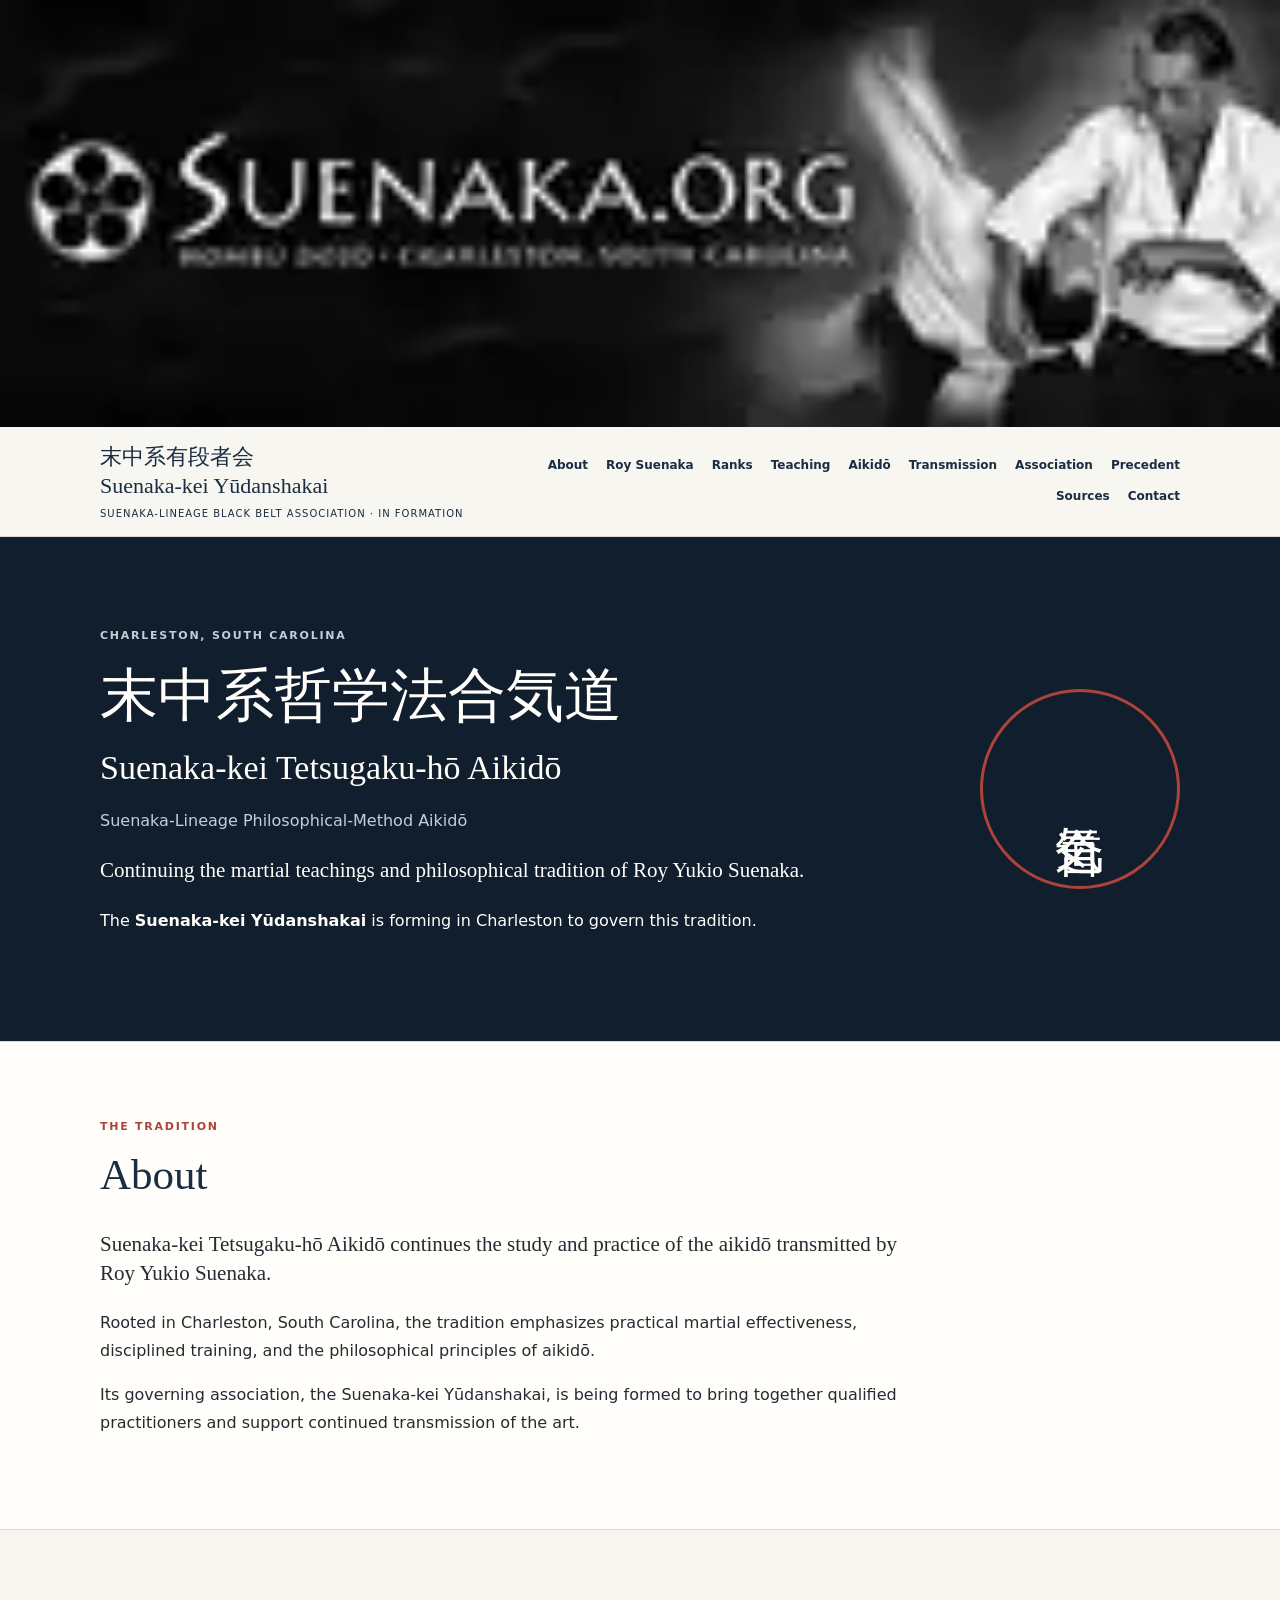
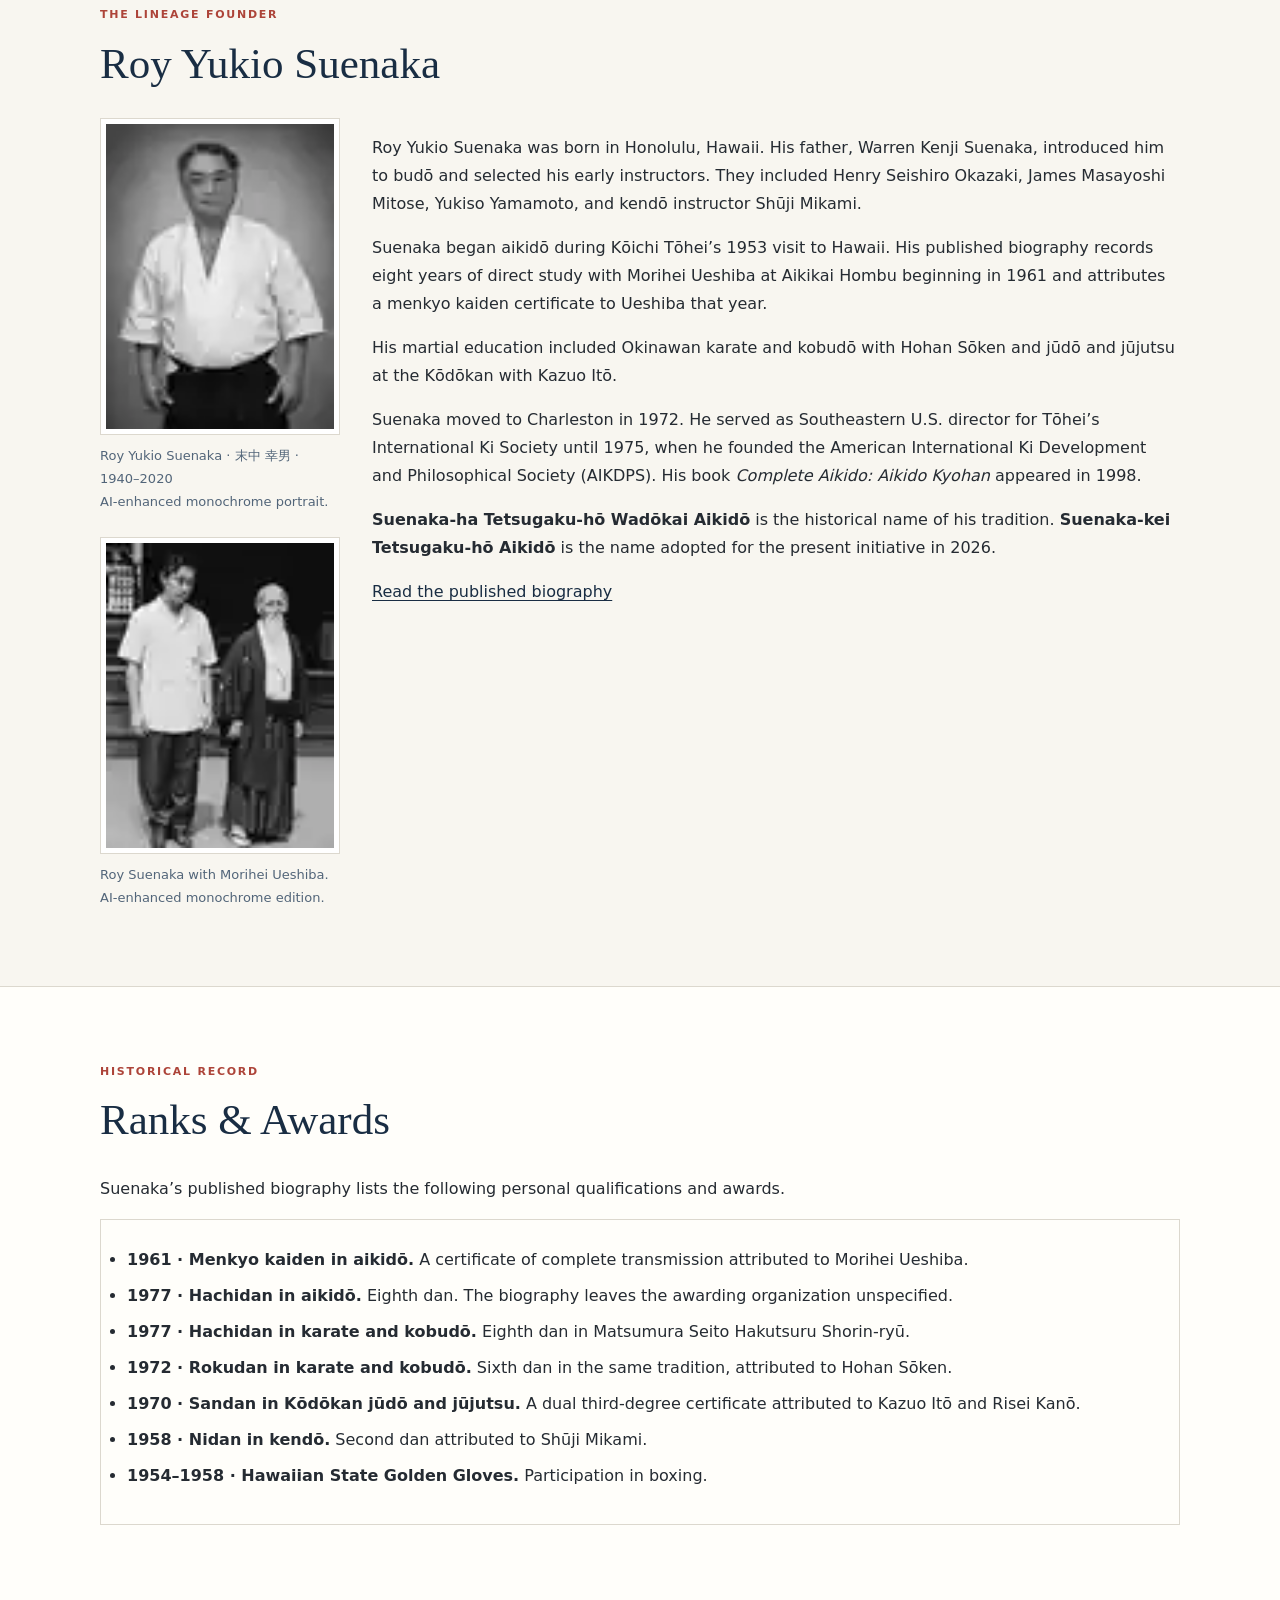
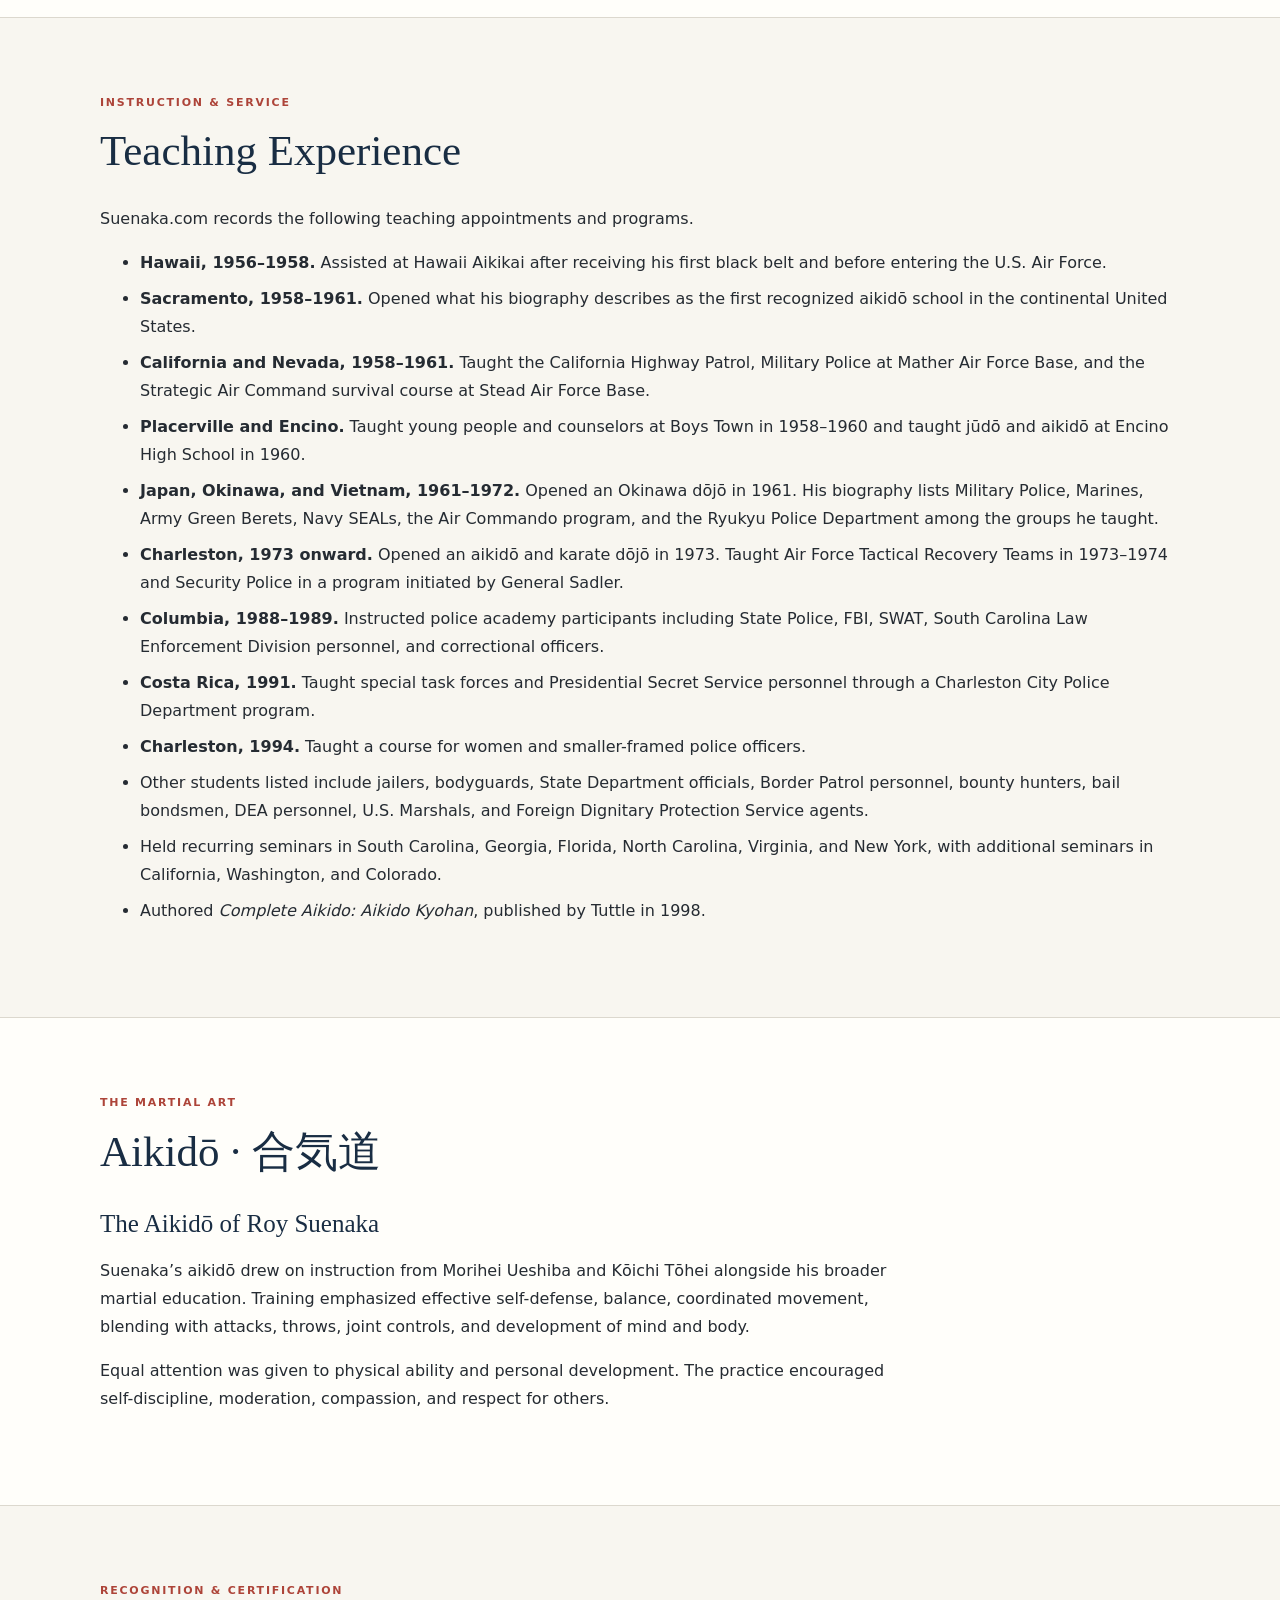
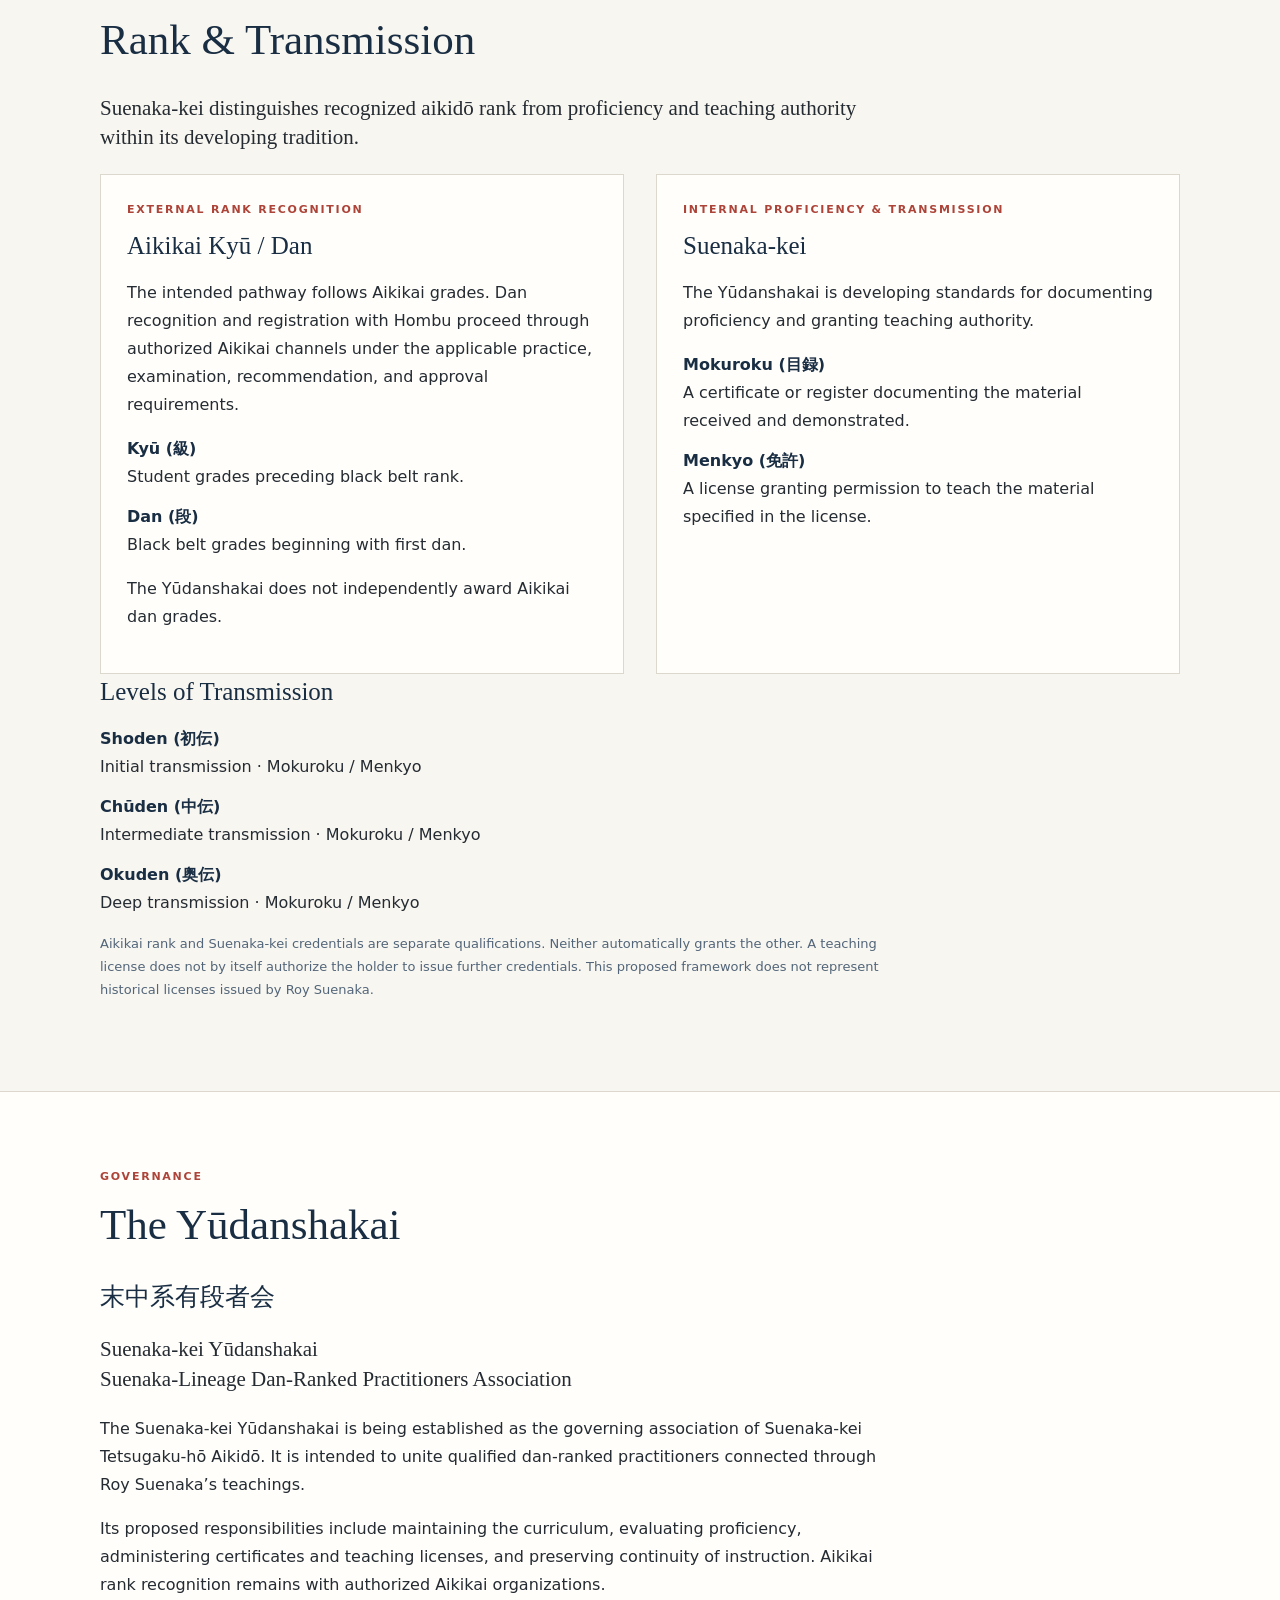
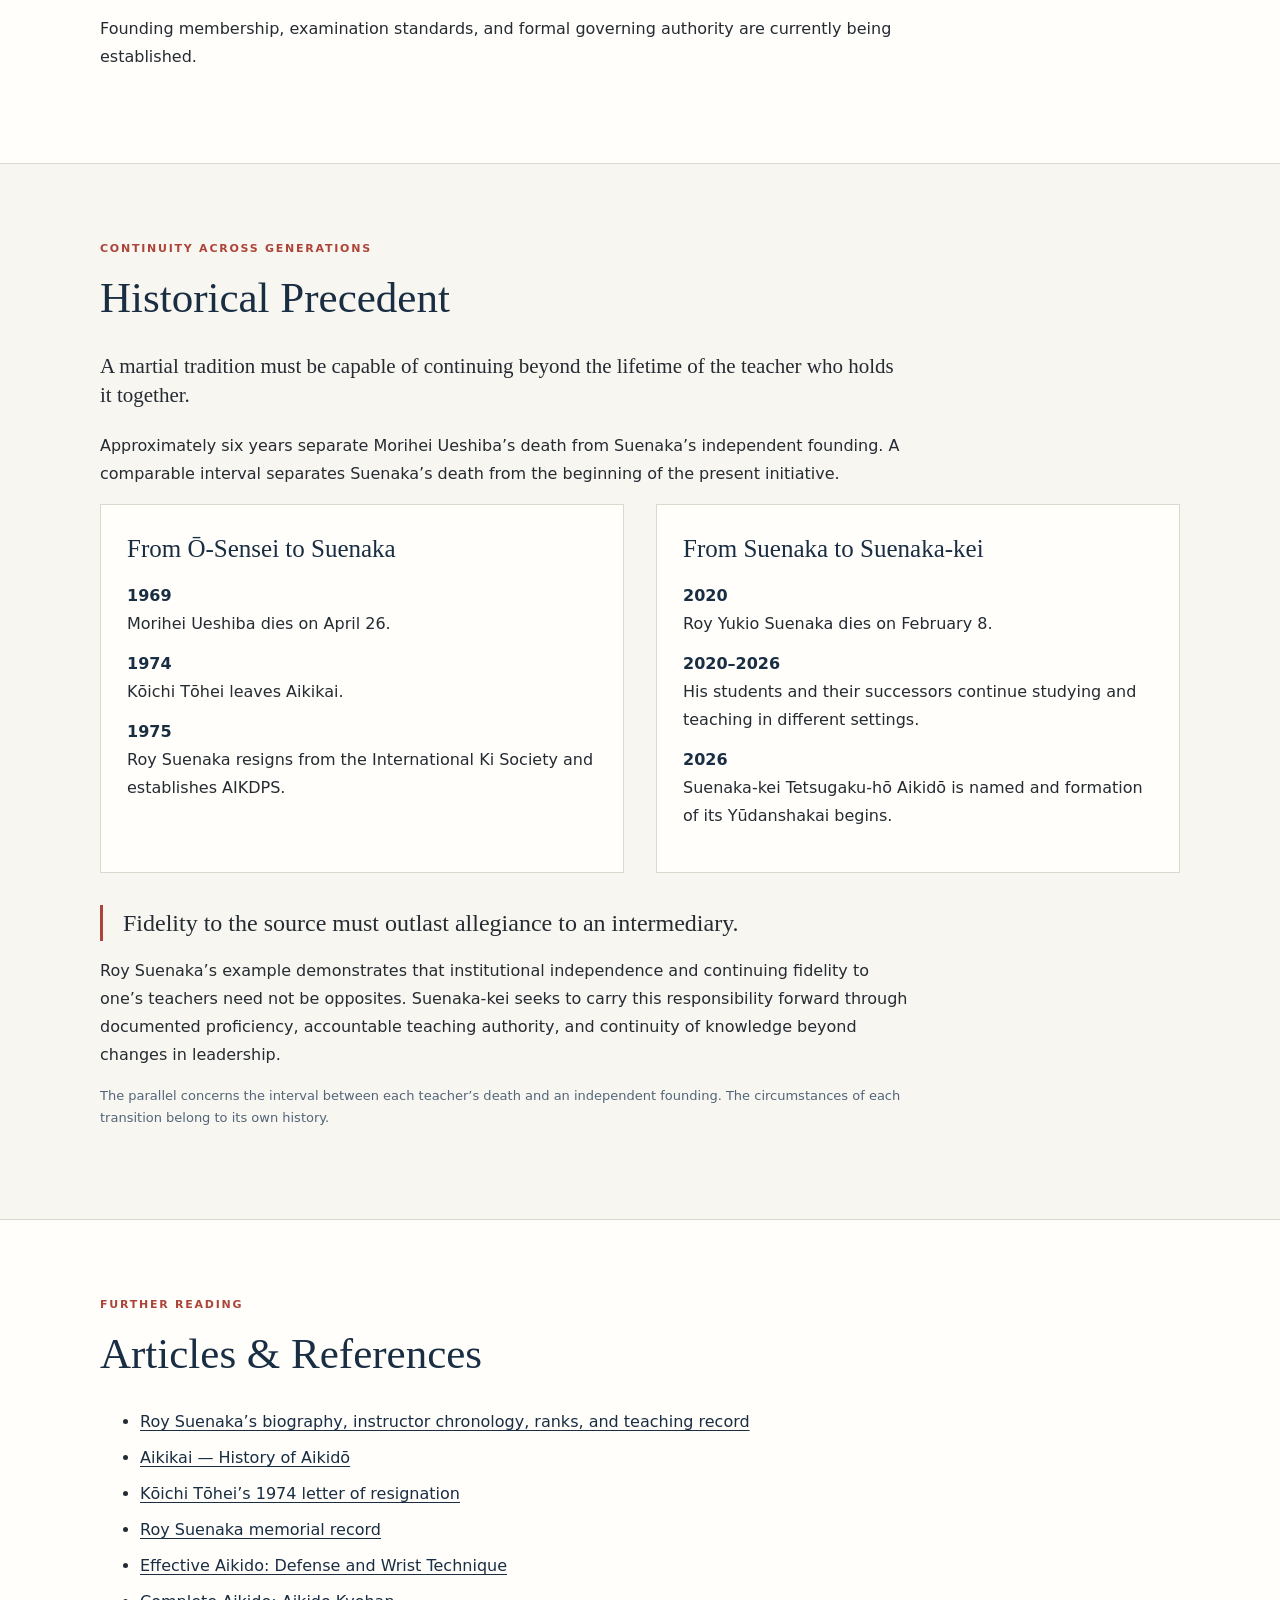
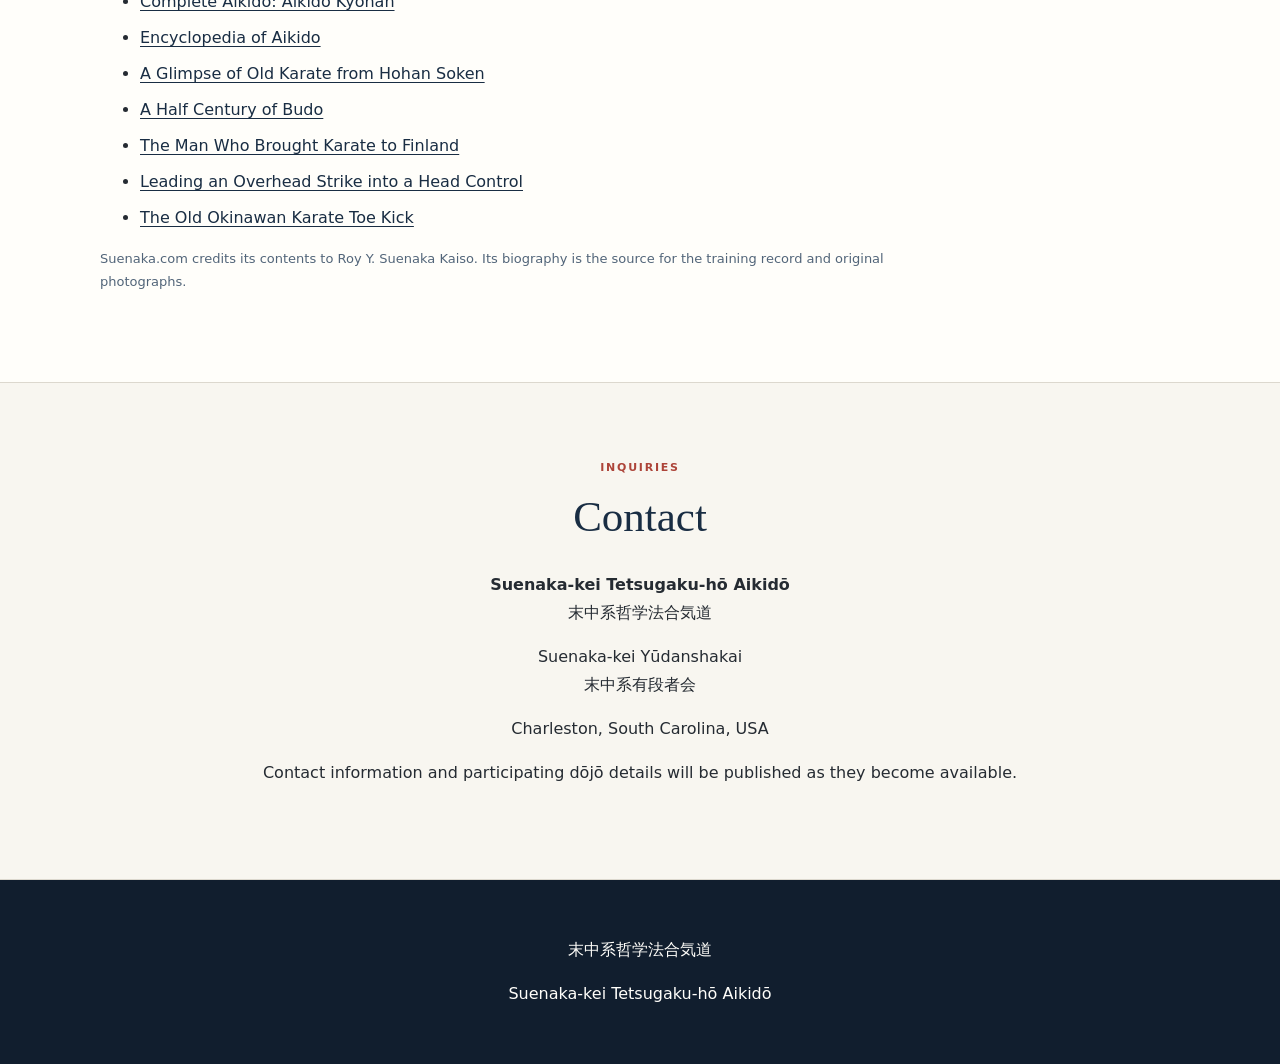
<file: Suenaka.html>
<!doctype html>
<html lang="en">
<head>
  <meta charset="utf-8">
  <meta name="viewport" content="width=device-width, initial-scale=1">
  <meta name="description" content="The aikidō of Roy Yukio Suenaka and the Suenaka-kei Yūdanshakai in formation in Charleston, South Carolina.">
  <title>Suenaka-kei Tetsugaku-hō Aikidō</title>

  <style>
    :root {
      --indigo: #192d43;
      --night: #111e2e;
      --paper: #f8f6f0;
      --white: #fffefa;
      --line: #dcd8ce;
      --red: #ad4439;
      --muted: #526579;
    }

    * { box-sizing: border-box; }
    html { scroll-padding-top: 115px; }

    body {
      margin: 0;
      color: #252b32;
      background: var(--paper);
      font: 16px/1.75 system-ui, sans-serif;
    }

    .wrap {
      width: min(1080px, calc(100% - 40px));
      margin-inline: auto;
    }

    a { color: var(--indigo); text-underline-offset: 3px; }
    a:hover { color: var(--red); }
    a:focus-visible { outline: 2px solid var(--red); outline-offset: 4px; }

    .skip {
      position: fixed;
      z-index: 5;
      top: -100px;
      left: 10px;
      padding: 8px 14px;
      background: white;
    }

    .skip:focus { top: 8px; }

    .masthead {
      display: block;
      width: 100%;
      height: auto;
      background: #111;
    }

    .site-header {
      position: sticky;
      top: 0;
      z-index: 2;
      background: var(--paper);
      border-bottom: 1px solid var(--line);
    }

    .bar, nav {
      display: flex;
      align-items: center;
      gap: 10px 18px;
    }

    .bar {
      justify-content: space-between;
      padding-block: 15px;
    }

    .brand {
      flex: none;
      max-width: 100%;
      text-decoration: none;
      font: 22px/1.35 Georgia, serif;
    }

    .brand small {
      display: block;
      margin-top: 5px;
      font: 10px/1.5 system-ui, sans-serif;
      letter-spacing: .1em;
      text-transform: uppercase;
    }

    nav { flex-wrap: wrap; justify-content: flex-end; }
    nav a { font-size: 12px; font-weight: 600; text-decoration: none; }

    section {
      padding: 76px 0;
      border-bottom: 1px solid var(--line);
    }

    section:nth-child(even), .card { background: var(--white); }

    .hero, footer {
      background: var(--night);
      color: var(--white);
    }

    .hero { padding: 90px 0; }

    .hero .wrap {
      display: grid;
      grid-template-columns: minmax(0, 1fr) auto;
      align-items: center;
      gap: 35px;
    }

    h1, h2, h3, .roman, .lead {
      font-family: Georgia, serif;
      font-weight: 400;
      line-height: 1.4;
    }

    h1 { margin: 0; font-size: clamp(29px, 5vw, 58px); }

    h2 {
      margin: 0 0 24px;
      color: var(--indigo);
      font-size: clamp(30px, 4vw, 43px);
    }

    h3 { margin: 0 0 12px; color: var(--indigo); font-size: 25px; }
    .roman { margin: 8px 0; font-size: clamp(22px, 3vw, 34px); }
    .lead { font-size: 21px; }

    .kicker {
      margin: 0 0 10px;
      color: var(--red);
      font: bold 11px/1.6 system-ui, sans-serif;
      text-transform: uppercase;
      letter-spacing: .16em;
    }

    .hero .kicker, .translation { color: #c5ced7; }

    .ring {
      display: grid;
      place-items: center;
      width: 200px;
      height: 200px;
      border: 3px solid var(--red);
      border-radius: 50%;
      writing-mode: vertical-rl;
      font: 49px serif;
    }

    p { max-width: 810px; }

    .grid, .bio {
      display: grid;
      grid-template-columns: repeat(2, minmax(0, 1fr));
      gap: 32px;
    }

    .bio {
      grid-template-columns: minmax(165px, 240px) minmax(0, 1fr);
      align-items: start;
    }

    figure { margin: 0; }
    figure + figure { margin-top: 24px; }

    figure img {
      display: block;
      width: 100%;
      height: auto;
      padding: 5px;
      background: white;
      border: 1px solid var(--line);
    }

    figcaption, .note {
      margin-top: 10px;
      color: var(--muted);
      font-size: 13px;
    }

    .card { min-width: 0; padding: 26px; border: 1px solid var(--line); }
    dt { color: var(--indigo); font-weight: 650; }
    dd { margin: 0 0 12px; }
    li { margin-bottom: 8px; }

    blockquote {
      margin: 32px 0 0;
      padding-left: 20px;
      border-left: 3px solid var(--red);
      font: 24px/1.5 Georgia, serif;
    }

    #contact, footer { text-align: center; }
    #contact p, footer p { margin-inline: auto; }
    footer { padding: 40px 15px; }

    @media (max-width: 850px) {
      .site-header { position: static; }
      .bar { flex-direction: column; }
      .brand { text-align: center; }
      nav { justify-content: center; }
      html { scroll-padding-top: 10px; }
    }

    @media (max-width: 650px) {
      section, .hero { padding: 52px 0; }
      .hero .wrap, .grid, .bio { grid-template-columns: minmax(0, 1fr); }
      .ring { display: none; }
      .bio aside { max-width: 280px; }
      .card { padding: 18px; }
    }
  </style>
</head>

<body>
  <a class="skip" href="#main">Skip to content</a>

  <!-- The banner is embedded directly in this file. -->
  <img class="masthead" width="192" height="64"
       alt="Suenaka.org — Hombu Dojo, Charleston, South Carolina"
       src="[data-uri]">

  <header class="site-header">
    <div class="wrap bar">
      <a class="brand" href="#association">
        <span lang="ja">末中系有段者会</span><br>
        Suenaka-kei Yūdanshakai
        <small>Suenaka-Lineage Black Belt Association · In formation</small>
      </a>
      <nav aria-label="Main navigation">
        <a href="#about">About</a>
        <a href="#founder">Roy Suenaka</a>
        <a href="#ranks">Ranks</a>
        <a href="#teaching">Teaching</a>
        <a href="#aikido">Aikidō</a>
        <a href="#credentials">Transmission</a>
        <a href="#association">Association</a>
        <a href="#precedent">Precedent</a>
        <a href="#sources">Sources</a>
        <a href="#contact">Contact</a>
      </nav>
    </div>
  </header>

  <main id="main">
    <section class="hero" id="home">
      <div class="wrap">
        <div>
          <p class="kicker">Charleston, South Carolina</p>
          <h1 lang="ja">末中系哲学法合気道</h1>
          <p class="roman">Suenaka-kei Tetsugaku-hō Aikidō</p>
          <p class="translation">Suenaka-Lineage Philosophical-Method Aikidō</p>
          <p class="lead">Continuing the martial teachings and philosophical tradition of Roy Yukio Suenaka.</p>
          <p>The <strong>Suenaka-kei Yūdanshakai</strong> is forming in Charleston to govern this tradition.</p>
        </div>
        <span class="ring" lang="ja" aria-hidden="true">合気道</span>
      </div>
    </section>

    <section id="about">
      <div class="wrap">
        <p class="kicker">The Tradition</p>
        <h2>About</h2>
        <p class="lead">Suenaka-kei Tetsugaku-hō Aikidō continues the study and practice of the aikidō transmitted by Roy Yukio Suenaka.</p>
        <p>Rooted in Charleston, South Carolina, the tradition emphasizes practical martial effectiveness, disciplined training, and the philosophical principles of aikidō.</p>
        <p>Its governing association, the Suenaka-kei Yūdanshakai, is being formed to bring together qualified practitioners and support continued transmission of the art.</p>
      </div>
    </section>

    <section id="founder">
      <div class="wrap">
        <p class="kicker">The Lineage Founder</p>
        <h2>Roy Yukio Suenaka</h2>

        <div class="bio">
          <aside aria-label="Photographs of Roy Suenaka">
            <figure>
              <img width="80" height="107"
                   alt="Roy Yukio Suenaka facing the camera in a white training jacket"
                   src="[data-uri]">
              <figcaption>Roy Yukio Suenaka · <span lang="ja">末中 幸男</span> · 1940–2020<br>AI-enhanced monochrome portrait.</figcaption>
            </figure>

            <figure>
              <img width="80" height="107"
                   alt="Roy Suenaka standing on the left beside Morihei Ueshiba"
                   src="[data-uri]">
              <figcaption>Roy Suenaka with Morihei Ueshiba. AI-enhanced monochrome edition.</figcaption>
            </figure>
          </aside>

          <div>
            <p>Roy Yukio Suenaka was born in Honolulu, Hawaii. His father, Warren Kenji Suenaka, introduced him to budō and selected his early instructors. They included Henry Seishiro Okazaki, James Masayoshi Mitose, Yukiso Yamamoto, and kendō instructor Shūji Mikami.</p>
            <p>Suenaka began aikidō during Kōichi Tōhei’s 1953 visit to Hawaii. His published biography records eight years of direct study with Morihei Ueshiba at Aikikai Hombu beginning in 1961 and attributes a menkyo kaiden certificate to Ueshiba that year.</p>
            <p>His martial education included Okinawan karate and kobudō with Hohan Sōken and jūdō and jūjutsu at the Kōdōkan with Kazuo Itō.</p>
            <p>Suenaka moved to Charleston in 1972. He served as Southeastern U.S. director for Tōhei’s International Ki Society until 1975, when he founded the American International Ki Development and Philosophical Society (AIKDPS). His book <cite>Complete Aikido: Aikido Kyohan</cite> appeared in 1998.</p>
            <p><strong>Suenaka-ha Tetsugaku-hō Wadōkai Aikidō</strong> is the historical name of his tradition. <strong>Suenaka-kei Tetsugaku-hō Aikidō</strong> is the name adopted for the present initiative in 2026.</p>
            <a href="https://www.suenaka.com/biography.html">Read the published biography</a>
          </div>
        </div>
      </div>
    </section>

    <section id="ranks">
      <div class="wrap">
        <p class="kicker">Historical Record</p>
        <h2>Ranks &amp; Awards</h2>
        <p>Suenaka’s published biography lists the following personal qualifications and awards.</p>
        <ul class="card">
          <li><strong>1961 · Menkyo kaiden in aikidō.</strong> A certificate of complete transmission attributed to Morihei Ueshiba.</li>
          <li><strong>1977 · Hachidan in aikidō.</strong> Eighth dan. The biography leaves the awarding organization unspecified.</li>
          <li><strong>1977 · Hachidan in karate and kobudō.</strong> Eighth dan in Matsumura Seito Hakutsuru Shorin-ryū.</li>
          <li><strong>1972 · Rokudan in karate and kobudō.</strong> Sixth dan in the same tradition, attributed to Hohan Sōken.</li>
          <li><strong>1970 · Sandan in Kōdōkan jūdō and jūjutsu.</strong> A dual third-degree certificate attributed to Kazuo Itō and Risei Kanō.</li>
          <li><strong>1958 · Nidan in kendō.</strong> Second dan attributed to Shūji Mikami.</li>
          <li><strong>1954–1958 · Hawaiian State Golden Gloves.</strong> Participation in boxing.</li>
        </ul>
      </div>
    </section>

    <section id="teaching">
      <div class="wrap">
        <p class="kicker">Instruction &amp; Service</p>
        <h2>Teaching Experience</h2>
        <p>Suenaka.com records the following teaching appointments and programs.</p>
        <ul>
          <li><strong>Hawaii, 1956–1958.</strong> Assisted at Hawaii Aikikai after receiving his first black belt and before entering the U.S. Air Force.</li>
          <li><strong>Sacramento, 1958–1961.</strong> Opened what his biography describes as the first recognized aikidō school in the continental United States.</li>
          <li><strong>California and Nevada, 1958–1961.</strong> Taught the California Highway Patrol, Military Police at Mather Air Force Base, and the Strategic Air Command survival course at Stead Air Force Base.</li>
          <li><strong>Placerville and Encino.</strong> Taught young people and counselors at Boys Town in 1958–1960 and taught jūdō and aikidō at Encino High School in 1960.</li>
          <li><strong>Japan, Okinawa, and Vietnam, 1961–1972.</strong> Opened an Okinawa dōjō in 1961. His biography lists Military Police, Marines, Army Green Berets, Navy SEALs, the Air Commando program, and the Ryukyu Police Department among the groups he taught.</li>
          <li><strong>Charleston, 1973 onward.</strong> Opened an aikidō and karate dōjō in 1973. Taught Air Force Tactical Recovery Teams in 1973–1974 and Security Police in a program initiated by General Sadler.</li>
          <li><strong>Columbia, 1988–1989.</strong> Instructed police academy participants including State Police, FBI, SWAT, South Carolina Law Enforcement Division personnel, and correctional officers.</li>
          <li><strong>Costa Rica, 1991.</strong> Taught special task forces and Presidential Secret Service personnel through a Charleston City Police Department program.</li>
          <li><strong>Charleston, 1994.</strong> Taught a course for women and smaller-framed police officers.</li>
          <li>Other students listed include jailers, bodyguards, State Department officials, Border Patrol personnel, bounty hunters, bail bondsmen, DEA personnel, U.S. Marshals, and Foreign Dignitary Protection Service agents.</li>
          <li>Held recurring seminars in South Carolina, Georgia, Florida, North Carolina, Virginia, and New York, with additional seminars in California, Washington, and Colorado.</li>
          <li>Authored <cite>Complete Aikido: Aikido Kyohan</cite>, published by Tuttle in 1998.</li>
        </ul>
      </div>
    </section>

    <section id="aikido">
      <div class="wrap">
        <p class="kicker">The Martial Art</p>
        <h2>Aikidō · <span lang="ja">合気道</span></h2>
        <h3>The Aikidō of Roy Suenaka</h3>
        <p>Suenaka’s aikidō drew on instruction from Morihei Ueshiba and Kōichi Tōhei alongside his broader martial education. Training emphasized effective self-defense, balance, coordinated movement, blending with attacks, throws, joint controls, and development of mind and body.</p>
        <p>Equal attention was given to physical ability and personal development. The practice encouraged self-discipline, moderation, compassion, and respect for others.</p>
      </div>
    </section>

    <section id="credentials">
      <div class="wrap">
        <p class="kicker">Recognition &amp; Certification</p>
        <h2>Rank &amp; Transmission</h2>
        <p class="lead">Suenaka-kei distinguishes recognized aikidō rank from proficiency and teaching authority within its developing tradition.</p>

        <div class="grid">
          <article class="card">
            <p class="kicker">External Rank Recognition</p>
            <h3>Aikikai Kyū / Dan</h3>
            <p>The intended pathway follows Aikikai grades. Dan recognition and registration with Hombu proceed through authorized Aikikai channels under the applicable practice, examination, recommendation, and approval requirements.</p>
            <dl>
              <dt>Kyū (級)</dt><dd>Student grades preceding black belt rank.</dd>
              <dt>Dan (段)</dt><dd>Black belt grades beginning with first dan.</dd>
            </dl>
            <p>The Yūdanshakai does not independently award Aikikai dan grades.</p>
          </article>

          <article class="card">
            <p class="kicker">Internal Proficiency &amp; Transmission</p>
            <h3>Suenaka-kei</h3>
            <p>The Yūdanshakai is developing standards for documenting proficiency and granting teaching authority.</p>
            <dl>
              <dt>Mokuroku (目録)</dt>
              <dd>A certificate or register documenting the material received and demonstrated.</dd>
              <dt>Menkyo (免許)</dt>
              <dd>A license granting permission to teach the material specified in the license.</dd>
            </dl>
          </article>
        </div>

        <h3>Levels of Transmission</h3>
        <dl>
          <dt>Shoden (初伝)</dt><dd>Initial transmission · Mokuroku / Menkyo</dd>
          <dt>Chūden (中伝)</dt><dd>Intermediate transmission · Mokuroku / Menkyo</dd>
          <dt>Okuden (奥伝)</dt><dd>Deep transmission · Mokuroku / Menkyo</dd>
        </dl>
        <p class="note">Aikikai rank and Suenaka-kei credentials are separate qualifications. Neither automatically grants the other. A teaching license does not by itself authorize the holder to issue further credentials. This proposed framework does not represent historical licenses issued by Roy Suenaka.</p>
      </div>
    </section>

    <section id="association">
      <div class="wrap">
        <p class="kicker">Governance</p>
        <h2>The Yūdanshakai</h2>
        <h3 lang="ja">末中系有段者会</h3>
        <p class="lead">Suenaka-kei Yūdanshakai<br>Suenaka-Lineage Dan-Ranked Practitioners Association</p>
        <p>The Suenaka-kei Yūdanshakai is being established as the governing association of Suenaka-kei Tetsugaku-hō Aikidō. It is intended to unite qualified dan-ranked practitioners connected through Roy Suenaka’s teachings.</p>
        <p>Its proposed responsibilities include maintaining the curriculum, evaluating proficiency, administering certificates and teaching licenses, and preserving continuity of instruction. Aikikai rank recognition remains with authorized Aikikai organizations.</p>
        <p>Founding membership, examination standards, and formal governing authority are currently being established.</p>
      </div>
    </section>

    <section id="precedent">
      <div class="wrap">
        <p class="kicker">Continuity Across Generations</p>
        <h2>Historical Precedent</h2>
        <p class="lead">A martial tradition must be capable of continuing beyond the lifetime of the teacher who holds it together.</p>
        <p>Approximately six years separate Morihei Ueshiba’s death from Suenaka’s independent founding. A comparable interval separates Suenaka’s death from the beginning of the present initiative.</p>

        <div class="grid">
          <article class="card">
            <h3>From Ō-Sensei to Suenaka</h3>
            <dl>
              <dt>1969</dt><dd>Morihei Ueshiba dies on April 26.</dd>
              <dt>1974</dt><dd>Kōichi Tōhei leaves Aikikai.</dd>
              <dt>1975</dt><dd>Roy Suenaka resigns from the International Ki Society and establishes AIKDPS.</dd>
            </dl>
          </article>

          <article class="card">
            <h3>From Suenaka to Suenaka-kei</h3>
            <dl>
              <dt>2020</dt><dd>Roy Yukio Suenaka dies on February 8.</dd>
              <dt>2020–2026</dt><dd>His students and their successors continue studying and teaching in different settings.</dd>
              <dt>2026</dt><dd>Suenaka-kei Tetsugaku-hō Aikidō is named and formation of its Yūdanshakai begins.</dd>
            </dl>
          </article>
        </div>

        <blockquote>Fidelity to the source must outlast allegiance to an intermediary.</blockquote>
        <p>Roy Suenaka’s example demonstrates that institutional independence and continuing fidelity to one’s teachers need not be opposites. Suenaka-kei seeks to carry this responsibility forward through documented proficiency, accountable teaching authority, and continuity of knowledge beyond changes in leadership.</p>
        <p class="note">The parallel concerns the interval between each teacher’s death and an independent founding. The circumstances of each transition belong to its own history.</p>
      </div>
    </section>

    <section id="sources">
      <div class="wrap">
        <p class="kicker">Further Reading</p>
        <h2>Articles &amp; References</h2>
        <ul>
          <li><a href="https://www.suenaka.com/biography.html">Roy Suenaka’s biography, instructor chronology, ranks, and teaching record</a></li>
          <li><a href="https://aikikai.or.jp/eng/aikido/history/">Aikikai — History of Aikidō</a></li>
          <li><a href="https://aikidojournal.com/2012/11/14/koichi-toheis-1974-letter-of-resignation-from-the-aikikai-hombu-dojo-3/">Kōichi Tōhei’s 1974 letter of resignation</a></li>
          <li><a href="https://www.legacy.com/us/obituaries/name/roy-suenaka-obituary?id=544206">Roy Suenaka memorial record</a></li>
          <li><a href="https://www.fightingarts.com/reading/article.php?id=434">Effective Aikido: Defense and Wrist Technique</a></li>
          <li><a href="https://www.fightingarts.com/reading/article.php?id=189">Complete Aikido: Aikido Kyohan</a></li>
          <li><a href="https://aikidojournal.com/encyclopedia-of-aikido/?entryID=633">Encyclopedia of Aikido</a></li>
          <li><a href="https://www.fightingarts.com/reading/article.php?id=606">A Glimpse of Old Karate from Hohan Soken</a></li>
          <li><a href="https://www.fightingarts.com/reading/article.php?id=639">A Half Century of Budo</a></li>
          <li><a href="https://www.fightingarts.com/reading/article.php?id=646">The Man Who Brought Karate to Finland</a></li>
          <li><a href="https://www.fightingarts.com/reading/article.php?id=438">Leading an Overhead Strike into a Head Control</a></li>
          <li><a href="https://www.fightingarts.com/reading/article.php?id=424">The Old Okinawan Karate Toe Kick</a></li>
        </ul>
        <p class="note">Suenaka.com credits its contents to Roy Y. Suenaka Kaiso. Its biography is the source for the training record and original photographs.</p>
      </div>
    </section>

    <section id="contact">
      <div class="wrap">
        <p class="kicker">Inquiries</p>
        <h2>Contact</h2>
        <p><strong>Suenaka-kei Tetsugaku-hō Aikidō</strong><br><span lang="ja">末中系哲学法合気道</span></p>
        <p>Suenaka-kei Yūdanshakai<br><span lang="ja">末中系有段者会</span></p>
        <p>Charleston, South Carolina, USA</p>
        <p>Contact information and participating dōjō details will be published as they become available.</p>
      </div>
    </section>
  </main>

  <footer>
    <p lang="ja">末中系哲学法合気道</p>
    <p>Suenaka-kei Tetsugaku-hō Aikidō</p>
  </footer>
</body>
</html>
</file>
<file: styles.css>
:root {
  --paper: #e8d7c7;
  --folio: #f2e7db;
  --ink: #171411;
  --muted: #6b645d;
  --shu: #b02a20;

  --brush:
    "Yuji Syuku",
    "Hiragino Mincho ProN",
    "Yu Mincho",
    "YuMincho",
    "Noto Serif JP",
    serif;

  --jp-body:
    "Hiragino Mincho ProN",
    "Yu Mincho",
    "YuMincho",
    "Noto Serif JP",
    serif;

  --header-h: 58px;
  --reader-max: 940px;

  --jp-size: 15.2px;
  --jp-leading: 1.38;

  --en-size: 18px;
  --en-leading: 1.46;

  /*
   * 25% taller Japanese columns retained.
   */
  --jp-field-height: min(75svh, 800px);

  /*
   * Dedicated Japanese text gutters.
   * Mobile gets generous outer and inner spacing.
   */
  --jp-gutter-left: 18px;
  --jp-gutter-right: 12px;

  --hero-pad-top: 28px;
  --hero-pad-bottom: 28px;
  --hero-poster-max: 100%;
  --hero-mon-w: min(78vw, 410px);
  --hero-wordmark-lift: -54px;

  --hero-title-size: clamp(30px, 8vw, 44px);
  --hero-title-line: 1.08;
  --hero-title-track: 0.015em;

  --hero-rule-w: 86px;
  --hero-rule-h: 2px;
  --hero-rule-gap-top: 10px;
  --hero-rule-gap-bottom: 11px;

  --hero-romaji-size: clamp(12px, 3.3vw, 17px);
  --hero-romaji-line: 1.15;
  --hero-romaji-track: 0.075em;

  --hero-mark-gap-top: 20px;
  --hero-mark-gap-bottom: 24px;
  --hero-mark-size: 28px;

  --hero-soryuki-jp: 25px;
  --hero-soryuki-sub: 16px;
  --hero-place-size: 12px;
}

* {
  box-sizing: border-box;
}

html {
  width: 100%;
  max-width: 100%;
  scroll-behavior: smooth;
}

body {
  width: 100%;
  max-width: 100%;
  margin: 0;

  color: var(--ink);
  background: var(--paper);

  font-family:
    "Bodoni 72",
    "Bodoni 72 Smallcaps",
    Baskerville,
    "Iowan Old Style",
    "Times New Roman",
    serif;

  line-height: 1.48;
}

img {
  display: block;
  max-width: 100%;
}

button {
  font: inherit;
}

main {
  width: 100%;
  min-width: 0;
  overflow-x: clip;
}

/* ---------------------------------------
   Header
--------------------------------------- */

.site-header {
  position: sticky;
  top: 0;
  z-index: 100;

  height: var(--header-h);
  min-height: var(--header-h);

  display: flex;
  align-items: center;
  justify-content: space-between;
  gap: 10px;

  padding:
    0
    14px
    0
    max(12px, env(safe-area-inset-left));

  background: var(--paper);
  border-bottom: 1px solid rgba(0, 0, 0, .08);
  box-shadow: 0 4px 14px rgba(0, 0, 0, .045);

  overflow: visible;
  isolation: isolate;
}

.header-blossom {
  position: absolute;
  z-index: -1;

  left: -18px;
  top: -50px;

  width: 314px;
  max-width: none;
  height: auto;

  pointer-events: none;
  user-select: none;
}

.brand {
  position: relative;
  z-index: 2;

  display: flex;
  align-items: center;
  gap: 10px;

  min-width: 0;
  margin-left: 56px;

  color: inherit;
  text-decoration: none;
}

.brand .mon {
  width: 64px;
  height: auto;
  flex: 0 0 auto;
  transform: translateX(7px);
}

.brand-stack {
  min-width: 0;
  line-height: 1;
}

.brand-stack .jp {
  display: block;
  margin-bottom: 5px;

  font-family: var(--brush);
  font-weight: 400;
  font-size: 20px;
  line-height: 1.05;
  letter-spacing: .045em;

  white-space: nowrap;
}

.brand-stack .romaji {
  display: block;

  font-size: 11.5px;
  line-height: 1;
  letter-spacing: .065em;

  white-space: nowrap;
}

.menu {
  position: relative;
  z-index: 3;

  width: 40px;
  height: 40px;
  flex: 0 0 auto;

  border: 2px solid var(--shu);
  border-radius: 2px;
  background: var(--paper);

  display: flex;
  flex-direction: column;
  align-items: center;
  justify-content: center;
  gap: 4px;

  cursor: pointer;
}

.menu span {
  display: block;
  width: 20px;
  height: 3px;
  background: var(--shu);
  border-radius: 1px;
}

.menu:focus-visible {
  outline: 2px solid var(--shu);
  outline-offset: 3px;
}

@media (max-width: 390px) {
  .brand {
    margin-left: 48px;
    gap: 8px;
  }

  .brand .mon {
    width: 58px;
    transform: translateX(6px);
  }

  .brand-stack .jp {
    font-size: 20px;
  }

  .brand-stack .romaji {
    font-size: 10.2px;
    letter-spacing: .045em;
  }

  .header-blossom {
    left: -18px;
    top: -50px;
    width: 292px;
  }
}

/* ---------------------------------------
   Hero
--------------------------------------- */

.hero {
  min-height: calc(100svh - var(--header-h));

  display: grid;
  align-content: center;
  justify-items: center;

  padding:
    var(--hero-pad-top)
    18px
    var(--hero-pad-bottom);

  text-align: center;
}

.hero-poster {
  width: min(100%, var(--hero-poster-max));

  display: grid;
  justify-items: center;
  align-content: start;
}

.hero-mon {
  width: var(--hero-mon-w);
  margin: 0;
}

.hero-wordmark {
  display: grid;
  justify-items: center;

  width: max-content;
  max-width: 100%;

  margin-top: var(--hero-wordmark-lift);
}

.hero-title-block {
  display: grid;
  justify-items: center;

  width: max-content;
  max-width: 100%;
}

.hero h1 {
  --match-extra: 0px;

  margin: 0;
  width: max-content;
  max-width: 100%;

  font-family: var(--brush);
  font-weight: 400;
  font-size: var(--hero-title-size);
  line-height: var(--hero-title-line);

  letter-spacing:
    calc(var(--hero-title-track) + var(--match-extra));

  white-space: nowrap;
}

.hero-rule {
  width: var(--hero-rule-w);
  height: var(--hero-rule-h);

  margin-top: var(--hero-rule-gap-top);
  margin-bottom: var(--hero-rule-gap-bottom);

  background: rgba(176, 42, 32, .72);
}

.hero .romaji {
  --match-extra: 0px;

  width: max-content;
  max-width: 100%;

  font-size: var(--hero-romaji-size);
  line-height: var(--hero-romaji-line);

  letter-spacing:
    calc(var(--hero-romaji-track) + var(--match-extra));

  white-space: nowrap;
}

.hero-mark {
  margin:
    var(--hero-mark-gap-top)
    auto
    var(--hero-mark-gap-bottom);

  display: flex;
  align-items: center;
  justify-content: center;
}

.hero-mark img {
  width: var(--hero-mark-size);
  height: auto;
}

.soryuki {
  line-height: 1.24;
  margin-bottom: 20px;
}

.soryuki span {
  display: block;
}

.soryuki .jp {
  font-family: var(--brush);
  font-weight: 400;
  font-size: var(--hero-soryuki-jp);
  letter-spacing: .04em;
}

.soryuki .rom,
.soryuki .en {
  font-size: var(--hero-soryuki-sub);
}

.soryuki .place {
  margin-top: 10px;
  font-size: var(--hero-place-size);
}

/* ---------------------------------------
   Sections
--------------------------------------- */

#sections {
  position: relative;
  z-index: 1;
  width: 100%;
  min-width: 0;
}

.section {
  width: 100%;
  min-width: 0;

  margin: 0 auto;
  padding: 48px 0 76px;

  scroll-margin-top:
    calc(var(--header-h) + 20px);
}

.section-title {
  padding: 0 18px;
  text-align: center;
  margin-bottom: 30px;
}

.section-mark {
  margin: 0 auto 26px;

  display: flex;
  align-items: center;
  justify-content: center;
}

.section-mark img {
  width: 24px;
  height: auto;
}

.section-title .kicker {
  font-family: var(--brush);
  font-size: clamp(21px, 5.4vw, 32px);
  font-weight: 400;
  line-height: 1.15;
  letter-spacing: .055em;
}

.section-title .sub {
  margin-top: 8px;

  font-size: clamp(13px, 3.8vw, 17px);
  font-weight: 600;
  line-height: 1.25;
  letter-spacing: .08em;
}

/* ---------------------------------------
   Bilingual grid
--------------------------------------- */

.bilingual-block {
  width: 100%;
  min-width: 0;

  display: grid;

  grid-template-columns:
    minmax(0, 1fr)
    minmax(0, 1fr);

  column-gap: 0;
  align-items: start;
}

/*
 * Japanese wrapper.
 *
 * The padding is INSIDE the left grid cell.
 * The page itself is measured only after
 * that padding has been applied.
 *
 * This prevents Japanese text from touching
 * the left edge of the mobile viewport.
 */

.jp-block {
  display: flex;
  flex-direction: column;
  align-items: stretch;

  width: 100%;
  min-width: 0;
  max-width: 100%;

  height: auto;

  padding:
    0
    var(--jp-gutter-right)
    0
    var(--jp-gutter-left);

  gap: 24px;

  writing-mode: horizontal-tb;

  overflow: visible;
}

/*
 * Japanese text panels.
 *
 * The width is always the available content
 * width of .jp-block, not the viewport width.
 *
 * JavaScript now checks the actual rendered
 * glyph positions before splitting.
 */

.jp-page {
  display: block;
  flex: 0 0 auto;

  width: 100%;
  min-width: 0;
  max-width: 100%;

  height: var(--jp-field-height);
  max-height: 75svh;

  margin: 0;
  padding: 0;

  border: 0;
  background: transparent;
  box-shadow: none;

  writing-mode: vertical-rl;
  -webkit-writing-mode: vertical-rl;

  text-orientation: mixed;
  white-space: pre-wrap;

  font-family: var(--jp-body);
  font-size: var(--jp-size);
  font-weight: 400;
  line-height: var(--jp-leading);
  letter-spacing: .12em;

  overflow-wrap: anywhere;
  word-break: normal;

  /*
   * Safety boundary only.
   * Text is split before reaching this edge.
   */
  overflow: hidden;
}

.jp-measure {
  z-index: -9999;
}

/* ---------------------------------------
   English
--------------------------------------- */

.en-block {
  width: 100%;
  min-width: 0;
  max-width: 100%;

  padding: 0 18px 0 14px;

  font-size: var(--en-size);
  font-weight: 500;
  line-height: var(--en-leading);
  letter-spacing: .015em;

  font-kerning: normal;
  overflow-wrap: anywhere;
}

.en-entry {
  margin: 0 0 1.38em;
}

.en-entry:last-child {
  margin-bottom: 0;
}

.en-entry p {
  margin: 0;
  text-align: left;

  hyphens: auto;
  -webkit-hyphens: auto;

  word-spacing: .06em;
}

.en-entry p:empty {
  display: none;
}

.en-entry .sequence {
  font-size: .92em;
  line-height: 1.72;
  letter-spacing: .05em;
}

.en-entry .closing {
  font-size: 1.28em;
  line-height: 1.27;
}

/* ---------------------------------------
   Aiki seals
--------------------------------------- */

.aiki-seal {
  --seal-order: 0;

  display: none;

  width: max-content;
  max-width: 100%;
  margin: 0 0 .9em;

  color: var(--shu);
  font-family: var(--brush);
  line-height: 1;

  opacity: 0;

  transform: translateY(5px) scale(.97);
  transform-origin: left center;
}

.aiki-seal[data-seal="KAMAE"] {
  --seal-order: 0;
}

.aiki-seal[data-seal="MA-AI"] {
  --seal-order: 1;
}

.aiki-seal[data-seal="SEN"] {
  --seal-order: 2;
}

.aiki-seal[data-seal="TAI-SABAKI"] {
  --seal-order: 3;
}

.aiki-seal[data-seal="IRIMI"] {
  --seal-order: 4;
}

.aiki-seal[data-seal="SHIKAKU"] {
  --seal-order: 5;
}

.aiki-seal[data-seal="ATEMI"] {
  --seal-order: 6;
}

.aiki-seal[data-seal="KUZUSHI"] {
  --seal-order: 7;
}

.aiki-seal[data-seal="WAZA"] {
  --seal-order: 8;
}

.aiki-seal[data-seal="NAGE"] {
  --seal-order: 9;
}

body.aiki-imprint-revealed .aiki-seal {
  display: block;
  opacity: 1;
  transform: none;

  animation: aiki-seal-arrive .42s ease both;
  animation-delay: calc(var(--seal-order) * 42ms);
}

.aiki-seal-jp {
  display: inline-block;

  padding: .30em .34em .26em;

  border: 2px solid var(--shu);
  border-radius: .34em;

  background: rgba(242, 231, 219, .20);
  box-shadow:
    inset 0 0 0 1px rgba(176, 42, 32, .12);

  font-size: 1.12em;
  letter-spacing: .14em;
  white-space: nowrap;
  line-height: 1;

  writing-mode: vertical-rl;
  text-orientation: upright;
}

.aiki-seal-romaji {
  display: block;

  margin-top: .42em;
  padding-left: .08em;

  font-family: inherit;
  font-size: .62em;
  letter-spacing: .11em;

  white-space: nowrap;
}

.aiki-seal-gloss {
  display: block;

  margin-top: .22em;
  padding-left: .08em;

  font-family: var(--jp-body);
  font-size: .46em;
  font-weight: 600;
  letter-spacing: .06em;
  line-height: 1.25;

  white-space: normal;
}

.aiki-seal-first {
  scroll-margin-top:
    calc(var(--header-h) + 26px);
}

@keyframes aiki-seal-arrive {
  from {
    opacity: 0;
    transform: translateY(5px) scale(.97);
  }

  to {
    opacity: 1;
    transform: none;
  }
}

/* ---------------------------------------
   Aiki reveal
--------------------------------------- */

.aiki-reveal-wrap {
  margin-top: 2.4em;
  text-align: left;
}

.aiki-reveal-button {
  appearance: none;
  -webkit-appearance: none;

  display: inline-block;

  margin: 0;
  padding: 0;
  border: 0;

  background: transparent;
  color: var(--shu);

  text-align: left;
  cursor: pointer;
}

.aiki-reveal-button .aiki-seal-jp {
  font-size: 2.2em;
  padding: .22em .28em .18em;
  border-width: 2.5px;
  border-radius: .4em;
}

.aiki-reveal-button .aiki-seal-romaji {
  font-size: .82em;
}

.aiki-reveal-button .aiki-seal-gloss {
  font-size: .62em;
}

.aiki-reveal-button:hover .aiki-seal-jp,
.aiki-reveal-button:focus-visible .aiki-seal-jp {
  color: var(--folio);
  background: var(--shu);
}

.aiki-reveal-button:focus-visible {
  outline: none;
}

.aiki-reveal-button.is-revealed {
  cursor: default;
  opacity: .74;
}

/* ---------------------------------------
   Desktop
--------------------------------------- */

@media (min-width: 760px) {
  :root {
    --header-h: 82px;
    --reader-max: 68rem;

    --jp-size: 18px;
    --jp-leading: 1.72;

    --en-size: 20px;
    --en-leading: 1.62;

    --jp-field-height: min(75svh, 850px);

    --jp-gutter-left: 8px;
    --jp-gutter-right: 8px;

    --hero-pad-top: 48px;
    --hero-pad-bottom: 44px;
    --hero-poster-max: 1000px;

    --hero-mon-w: min(45vw, 525.6px);
    --hero-wordmark-lift: -108px;

    --hero-title-size:
      clamp(54.4px, 4.8vw, 89.6px);

    --hero-title-line: 1.03;
    --hero-title-track: .025em;

    --hero-rule-w: 130px;
    --hero-rule-h: 2px;
    --hero-rule-gap-top: 12px;
    --hero-rule-gap-bottom: 14px;

    --hero-romaji-size:
      clamp(21.6px, 1.8vw, 32px);

    --hero-romaji-line: 1.12;
    --hero-romaji-track: .14em;

    --hero-mark-gap-top: 28px;
    --hero-mark-gap-bottom: 36px;
    --hero-mark-size: 36px;

    --hero-soryuki-jp:
      clamp(19.2px, 2.24vw, 33.6px);

    --hero-soryuki-sub:
      clamp(14.4px, 1.68vw, 24.8px);

    --hero-place-size:
      clamp(12.8px, 1.28vw, 19.2px);
  }

  .header-blossom {
    left: -16px;
    top: -110px;
    width: 684px;
  }

  .brand {
    margin-left: 205px;
    gap: 14px;
  }

  .brand .mon {
    width: 88px;
    transform: none;
  }

  .brand-stack .jp {
    font-size: clamp(25px, 2.35vw, 38px);
    line-height: 1.02;
    margin-bottom: 6px;
    letter-spacing: .045em;
  }

  .brand-stack .romaji {
    font-size: clamp(14px, 1.05vw, 18px);
    letter-spacing: .085em;
  }

  .menu {
    width: 44px;
    height: 44px;
  }

  .menu span {
    width: 22px;
  }

  .section {
    width: min(100%, var(--reader-max));
    padding: 62px 38px 94px;
  }

  .section-title {
    padding: 0;
    margin-bottom: 38px;
  }

  .section-mark {
    margin-bottom: 32px;
  }

  .section-mark img {
    width: 30px;
  }

  .section-title .kicker {
    font-size: clamp(25px, 2.7vw, 38px);
    letter-spacing: .06em;
  }

  .section-title .sub {
    font-size: clamp(14px, 1.5vw, 18px);
  }

  .bilingual-block {
    grid-template-columns:
      minmax(0, 1fr)
      minmax(0, 1fr);

    column-gap: 34px;
  }

  .jp-block {
    padding:
      0
      var(--jp-gutter-right)
      0
      var(--jp-gutter-left);
  }

  .en-block {
    padding: 0;
  }
}

@media (min-width: 1100px) {
  .bilingual-block {
    column-gap: 46px;
  }
}

/* ---------------------------------------
   Colophon
--------------------------------------- */

.colophon {
  text-align: center;
  padding: 28px 16px 78px;
  color: var(--muted);
}

.colophon .mon {
  width: 82px;
  margin: 0 auto 10px;
}

.colophon .jp {
  color: var(--ink);

  font-family: var(--brush);
  font-size: 25px;
  font-weight: 400;
  letter-spacing: .045em;
}

.colophon .romaji {
  color: var(--ink);

  margin-top: 6px;
  font-size: 12px;
  letter-spacing: .11em;
}

.colophon .meta {
  margin-top: 12px;
  font-size: 13px;
}

/* ---------------------------------------
   Reduced motion
--------------------------------------- */

@media (prefers-reduced-motion: reduce) {
  html {
    scroll-behavior: auto;
  }

  body.aiki-imprint-revealed .aiki-seal {
    animation: none;
  }
}
</file>
